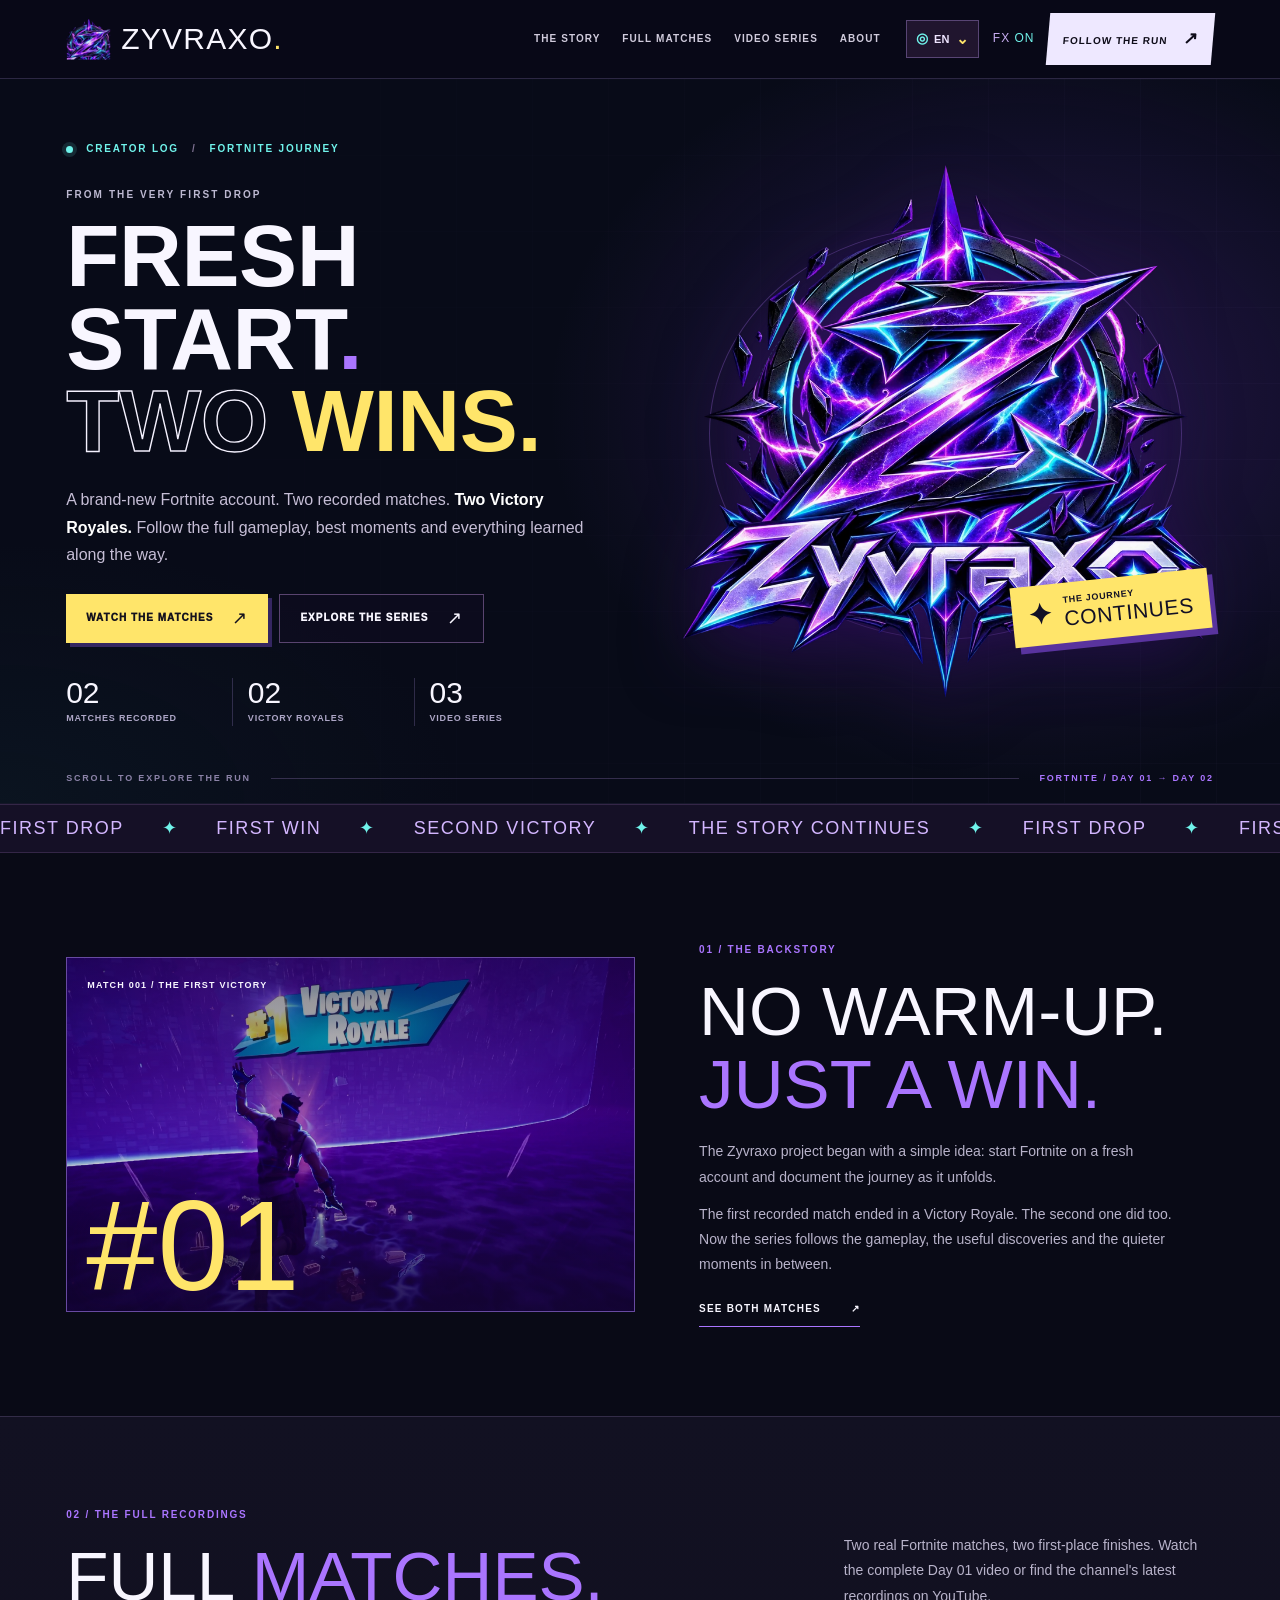
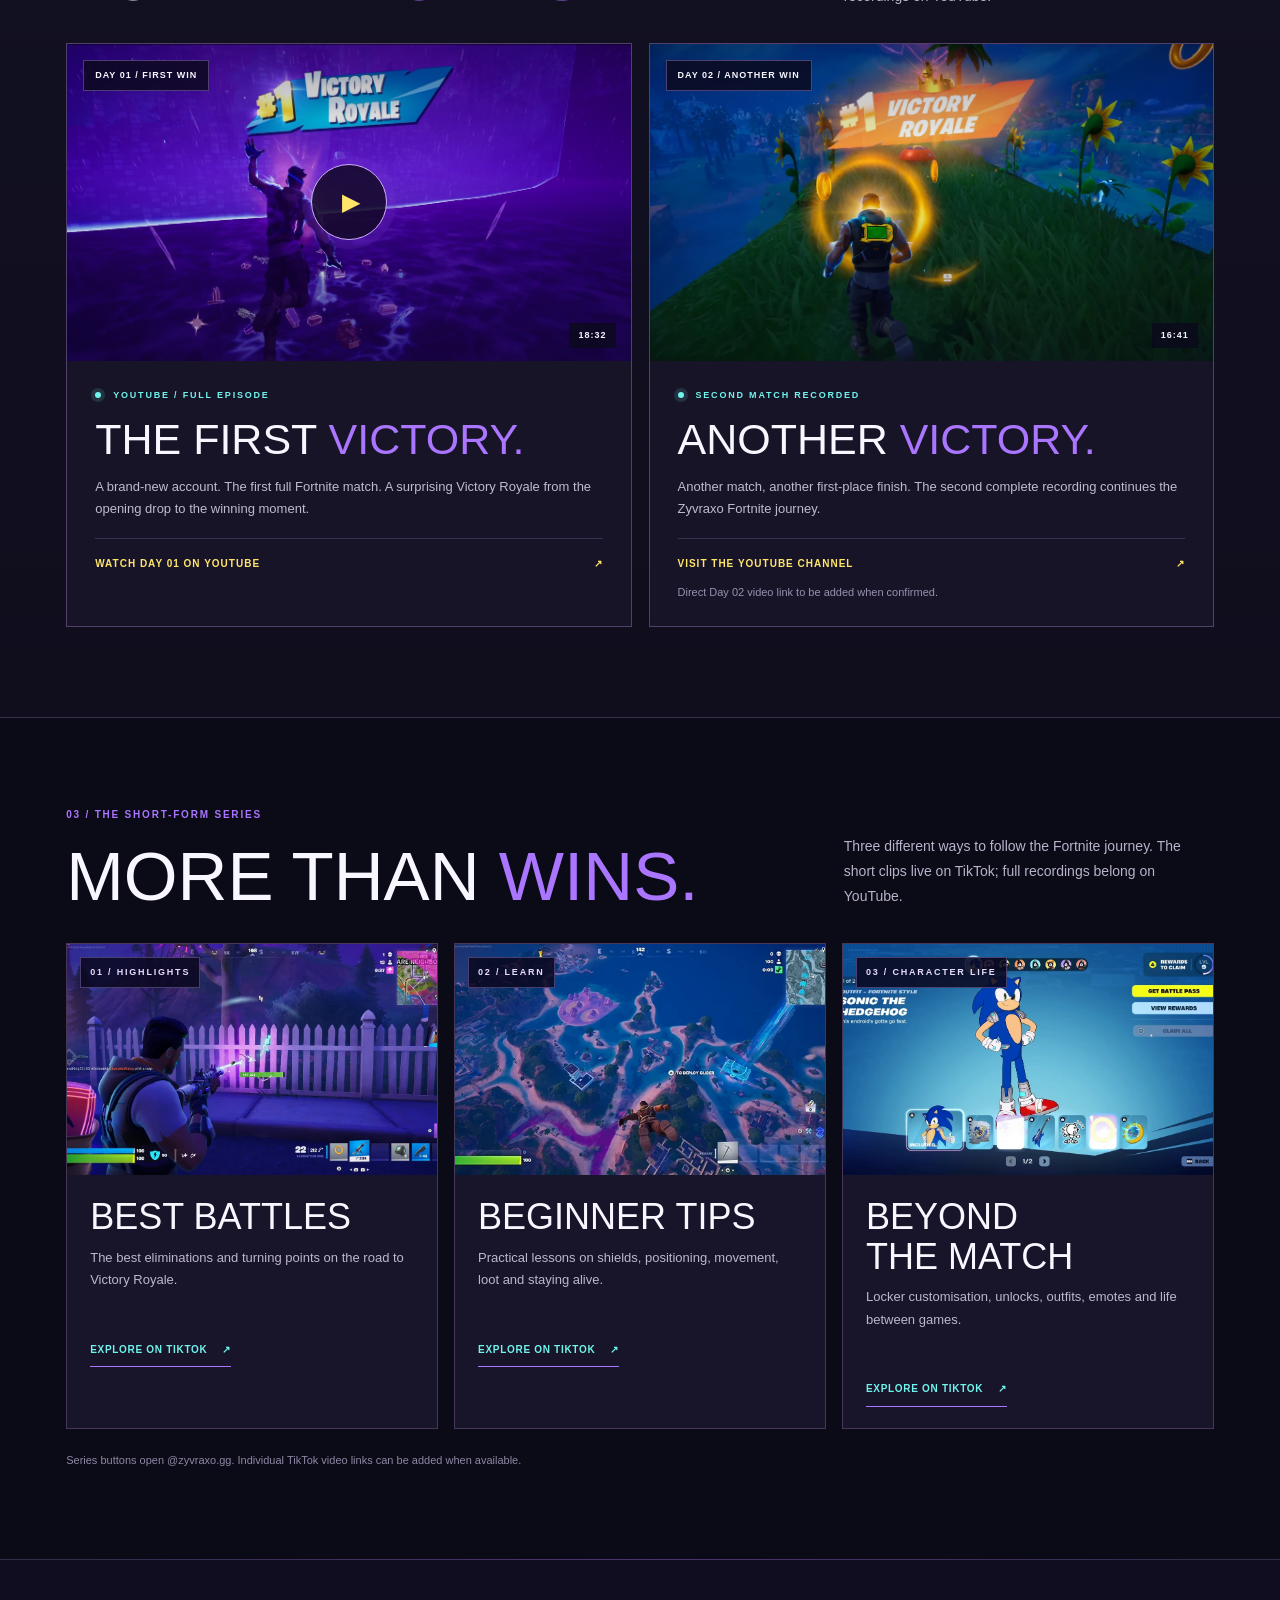
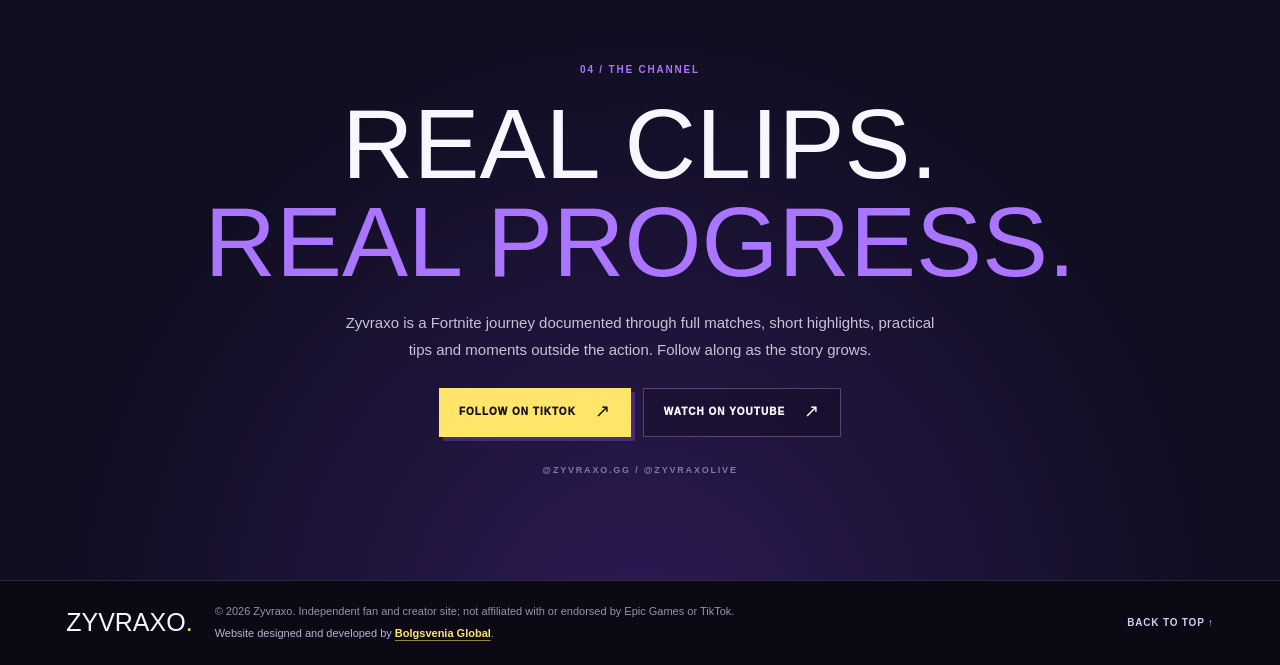
<file: index.html>
<!DOCTYPE html>

<html dir="ltr" lang="en-GB">
<head>
<meta charset="utf-8"/>
<meta content="width=device-width, initial-scale=1" name="viewport"/>
<meta content="Bolgsvenia Global" name="author"/>
<meta content="en_GB" property="og:locale"/><meta content="#0a0918" name="theme-color"/>
<link href="https://zyvraxo.com/" rel="canonical"/>
<meta content="Zyvraxo — a Fortnite journey from the first drop. Two recorded matches, two Victory Royales, full gameplay, beginner tips and behind-the-match moments." name="description"/>
<meta content="website" property="og:type"/>
<meta content="https://zyvraxo.com/" property="og:url"/>
<meta content="ZYVRAXO | First Drop. Two Wins." property="og:title"/>
<meta content="Two recorded Fortnite matches. Two Victory Royales. Follow the full matches, highlights, tips and character journey." property="og:description"/>
<meta content="https://zyvraxo.com/assets/day02-victory.webp" property="og:image"/>
<meta content="summary_large_image" name="twitter:card"/>
<title>ZYVRAXO | First Drop. Two Wins.</title>
<link href="assets/favicon.png" rel="icon" type="image/png"/>
<link as="image" fetchpriority="high" href="assets/zyvraxo-logo-optimised.webp" rel="preload" type="image/webp"/>
<link href="styles.css" rel="stylesheet"/>
<script defer="" src="script.js"></script>
<link href="https://zyvraxo.com/" hreflang="en-GB" rel="alternate"/><link href="https://zyvraxo.com/es/" hreflang="es-ES" rel="alternate"/><link href="https://zyvraxo.com/zh/" hreflang="zh-Hans" rel="alternate"/><link href="https://zyvraxo.com/ur/" hreflang="ur-PK" rel="alternate"/><link href="https://zyvraxo.com/" hreflang="x-default" rel="alternate"/></head>
<body class="lang-en">
<a class="skip-link" href="#main">Skip to content</a>
<div class="site-shell" id="top">
<header class="site-header">
<div class="header-inner content-width">
<a aria-label="Zyvraxo home" class="brand" href="#top">
<img alt="" class="brand-icon" decoding="async" height="52" src="assets/zyvraxo-mark.webp" width="52"/>
<span class="brand-name">ZYVRAXO<span class="brand-dot">.</span></span>
</a>
<nav aria-label="Primary navigation" class="primary-nav" id="primary-nav">
<a href="#story">THE STORY</a>
<a href="#matches">FULL MATCHES</a>
<a href="#series">VIDEO SERIES</a>
<a href="#about">ABOUT</a>
</nav>
<div class="header-actions">
<details class="language-picker" id="language-picker"><summary aria-label="Select language"><span aria-hidden="true" class="language-globe">◎</span><span class="language-current">EN</span><span aria-hidden="true" class="language-chevron">⌄</span></summary><nav aria-label="Select language" class="language-list"><a aria-current="page" href="./" hreflang="en-GB" lang="en-GB">English</a><a href="./es/" hreflang="es-ES" lang="es-ES">Español</a><a href="./zh/" hreflang="zh-Hans" lang="zh-Hans">简体中文</a><a href="./ur/" hreflang="ur-PK" lang="ur-PK">اردو</a></nav></details><button aria-label="Turn visual effects off" aria-pressed="true" class="fx-toggle" type="button">FX <span class="fx-status">ON</span></button>
<a class="header-follow" href="https://www.tiktok.com/@zyvraxo.gg" rel="noopener noreferrer" target="_blank">FOLLOW THE RUN <span aria-hidden="true">↗</span></a>
</div>
<button aria-controls="primary-nav" aria-expanded="false" aria-label="Open navigation" class="menu-toggle" type="button">
<span></span><span></span><span></span>
</button>
</div>
</header>
<main id="main">
<section aria-labelledby="hero-title" class="hero">
<div aria-hidden="true" class="hero-grid-overlay"></div>
<div class="hero-inner content-width">
<div class="hero-copy">
<div class="eyebrow"><span aria-hidden="true" class="status-dot"></span> CREATOR LOG <span class="eyebrow-separator">/</span> FORTNITE JOURNEY</div>
<p class="superhead">FROM THE VERY FIRST DROP</p>
<h1 id="hero-title">FRESH<br/>START<span class="punct">.</span><br/><span class="hero-outline">TWO</span> <span class="hero-gold">WINS.</span></h1>
<p class="hero-intro">A brand-new Fortnite account. Two recorded matches. <strong>Two Victory Royales.</strong> Follow the full gameplay, best moments and everything learned along the way.</p>
<div class="hero-buttons">
<a class="button button-primary" href="#matches">WATCH THE MATCHES <span aria-hidden="true">↗</span></a>
<a class="button button-secondary" href="#series">EXPLORE THE SERIES <span aria-hidden="true">↗</span></a>
</div>
<div aria-label="Zyvraxo Fortnite journey statistics" class="hero-stats">
<div><strong>02</strong><span>MATCHES RECORDED</span></div>
<div><strong>02</strong><span>VICTORY ROYALES</span></div>
<div><strong>03</strong><span>VIDEO SERIES</span></div>
</div>
</div>
<div class="hero-art">
<div aria-hidden="true" class="art-aura"></div>
<div aria-hidden="true" class="art-orbit"></div>
<img alt="Original Zyvraxo neon purple and blue gaming logo" class="hero-logo" decoding="async" fetchpriority="high" height="920" src="assets/zyvraxo-logo-optimised.webp" width="920"/>
<div class="art-stamp"><span aria-hidden="true">✦</span><span>THE JOURNEY<br/><strong>CONTINUES</strong></span></div>
</div>
</div>
<div class="hero-bottom content-width"><span>SCROLL TO EXPLORE THE RUN</span><span aria-hidden="true" class="hero-bottom-line"></span><span>FORTNITE / DAY 01 → DAY 02</span></div>
</section>
<div aria-label="First drop, first win, another victory" class="ticker">
<div aria-hidden="true" class="ticker-track">
<span>FIRST DROP</span><i>✦</i><span>FIRST WIN</span><i>✦</i><span>SECOND VICTORY</span><i>✦</i><span>THE STORY CONTINUES</span><i>✦</i>
<span>FIRST DROP</span><i>✦</i><span>FIRST WIN</span><i>✦</i><span>SECOND VICTORY</span><i>✦</i><span>THE STORY CONTINUES</span><i>✦</i>
</div>
</div>
<section aria-labelledby="story-title" class="story section-pad content-width" id="story">
<div class="story-photo">
<img alt="Real screenshot of Zyvraxo's first Fortnite Victory Royale" decoding="async" height="673" src="assets/fortnite-victory-hd.png" width="1200"/>
<span class="story-photo-label">MATCH 001 / THE FIRST VICTORY</span>
<span aria-hidden="true" class="story-photo-number">#01</span>
</div>
<div class="story-copy">
<div class="section-label">01 / THE BACKSTORY</div>
<h2 id="story-title">NO WARM-UP.<br/><em>JUST A WIN.</em></h2>
<p>The Zyvraxo project began with a simple idea: start Fortnite on a fresh account and document the journey as it unfolds.</p>
<p>The first recorded match ended in a Victory Royale. The second one did too. Now the series follows the gameplay, the useful discoveries and the quieter moments in between.</p>
<a class="text-link" href="#matches">SEE BOTH MATCHES <span aria-hidden="true">↗</span></a>
</div>
</section>
<section aria-labelledby="matches-title" class="matches section-pad" id="matches">
<div class="content-width">
<div class="section-heading">
<div><div class="section-label">02 / THE FULL RECORDINGS</div><h2 id="matches-title">FULL <em>MATCHES.</em></h2></div>
<p>Two real Fortnite matches, two first-place finishes. Watch the complete Day 01 video or find the channel's latest recordings on YouTube.</p>
</div>
<div class="match-grid">
<article aria-labelledby="day01-title" class="match-card">
<div class="match-media" id="day01-player">
<img alt="Day 01 Fortnite Victory Royale gameplay screenshot" decoding="async" height="673" src="assets/fortnite-victory-hd.png" width="1200"/>
<span aria-hidden="true" class="match-media-shade"></span>
<span class="match-media-tag">DAY 01 / FIRST WIN</span>
<button aria-label="Play Zyvraxo Day 01 full Fortnite match here" class="play-button" id="day01-play" type="button"><span aria-hidden="true">▶</span></button>
<span class="match-duration">18:32</span>
</div>
<div class="match-content">
<div class="match-kicker"><span aria-hidden="true" class="status-dot"></span> YOUTUBE / FULL EPISODE</div>
<h3 id="day01-title">THE FIRST <span>VICTORY.</span></h3>
<p>A brand-new account. The first full Fortnite match. A surprising Victory Royale from the opening drop to the winning moment.</p>
<a class="match-link" href="https://youtu.be/WBRhlwIuE2M" rel="noopener noreferrer" target="_blank">WATCH DAY 01 ON YOUTUBE <span aria-hidden="true">↗</span></a>
</div>
</article>
<article aria-labelledby="day02-title" class="match-card">
<div class="match-media">
<img alt="Real Day 02 Fortnite Victory Royale screenshot from Zyvraxo's recording" decoding="async" height="675" src="assets/day02-victory.webp" width="1200"/>
<span aria-hidden="true" class="match-media-shade"></span>
<span class="match-media-tag">DAY 02 / ANOTHER WIN</span>
<span class="match-duration">16:41</span>
</div>
<div class="match-content">
<div class="match-kicker"><span aria-hidden="true" class="status-dot"></span> SECOND MATCH RECORDED</div>
<h3 id="day02-title">ANOTHER <span>VICTORY.</span></h3>
<p>Another match, another first-place finish. The second complete recording continues the Zyvraxo Fortnite journey.</p>
<a class="match-link" href="https://www.youtube.com/@ZyvraxoLive" id="day02-link" rel="noopener noreferrer" target="_blank">VISIT THE YOUTUBE CHANNEL <span aria-hidden="true">↗</span></a>
<p class="link-note" id="day02-note">Direct Day 02 video link to be added when confirmed.</p>
</div>
</article>
</div>
</div>
</section>
<section aria-labelledby="series-title" class="series section-pad" id="series">
<div class="content-width">
<div class="section-heading">
<div><div class="section-label">03 / THE SHORT-FORM SERIES</div><h2 id="series-title">MORE THAN <em>WINS.</em></h2></div>
<p>Three different ways to follow the Fortnite journey. The short clips live on TikTok; full recordings belong on YouTube.</p>
</div>
<div class="series-grid">
<article class="series-card">
<div class="series-media"><img alt="Fortnite action recorded by Zyvraxo" decoding="async" height="675" src="assets/highlights.webp" width="1200"/><span class="series-index">01 / HIGHLIGHTS</span></div>
<div class="series-content"><h3>BEST BATTLES</h3><p>The best eliminations and turning points on the road to Victory Royale.</p><a class="series-link" href="https://www.tiktok.com/@zyvraxo.gg" rel="noopener noreferrer" target="_blank">EXPLORE ON TIKTOK <span aria-hidden="true">↗</span></a></div>
</article>
<article class="series-card">
<div class="series-media"><img alt="First Fortnite drop over the island from Zyvraxo's gameplay" decoding="async" height="675" src="assets/beginner-tips.webp" width="1200"/><span class="series-index">02 / LEARN</span></div>
<div class="series-content"><h3>BEGINNER TIPS</h3><p>Practical lessons on shields, positioning, movement, loot and staying alive.</p><a class="series-link" href="https://www.tiktok.com/@zyvraxo.gg" rel="noopener noreferrer" target="_blank">EXPLORE ON TIKTOK <span aria-hidden="true">↗</span></a></div>
</article>
<article class="series-card">
<div class="series-media"><img alt="Fortnite Locker character rewards screen recorded by Zyvraxo" decoding="async" height="675" src="assets/locker.webp" width="1200"/><span class="series-index">03 / CHARACTER LIFE</span></div>
<div class="series-content"><h3>BEYOND THE MATCH</h3><p>Locker customisation, unlocks, outfits, emotes and life between games.</p><a class="series-link" href="https://www.tiktok.com/@zyvraxo.gg" rel="noopener noreferrer" target="_blank">EXPLORE ON TIKTOK <span aria-hidden="true">↗</span></a></div>
</article>
</div>
<p class="series-note">Series buttons open @zyvraxo.gg. Individual TikTok video links can be added when available.</p>
</div>
</section>
<section aria-labelledby="about-title" class="follow" id="about">
<div class="content-width follow-inner">
<div class="section-label">04 / THE CHANNEL</div>
<h2 id="about-title">REAL CLIPS.<br/><span>REAL PROGRESS.</span></h2>
<p>Zyvraxo is a Fortnite journey documented through full matches, short highlights, practical tips and moments outside the action. Follow along as the story grows.</p>
<div class="follow-buttons">
<a class="button button-primary" href="https://www.tiktok.com/@zyvraxo.gg" rel="noopener noreferrer" target="_blank">FOLLOW ON TIKTOK <span aria-hidden="true">↗</span></a>
<a class="button button-secondary" href="https://www.youtube.com/@ZyvraxoLive" rel="noopener noreferrer" target="_blank">WATCH ON YOUTUBE <span aria-hidden="true">↗</span></a>
</div>
<span class="follow-aside">@ZYVRAXO.GG / @ZYVRAXOLIVE</span>
</div>
</section>
</main>
<footer class="site-footer">
<div class="content-width footer-inner">
<a class="footer-brand" href="#top">ZYVRAXO<span>.</span></a>
<div class="footer-copy">
<p>© <span id="copyright-year">2026</span> Zyvraxo. Independent fan and creator site; not affiliated with or endorsed by Epic Games or TikTok.</p>
<p class="footer-credit">Website designed and developed by <a href="https://bolgsveniaglobal.co.uk/" rel="noopener noreferrer" target="_blank">Bolgsvenia Global</a>.</p>
</div>
<a class="footer-top" href="#top">BACK TO TOP ↑</a>
</div>
</footer>
</div>
</body>
</html>
</file>
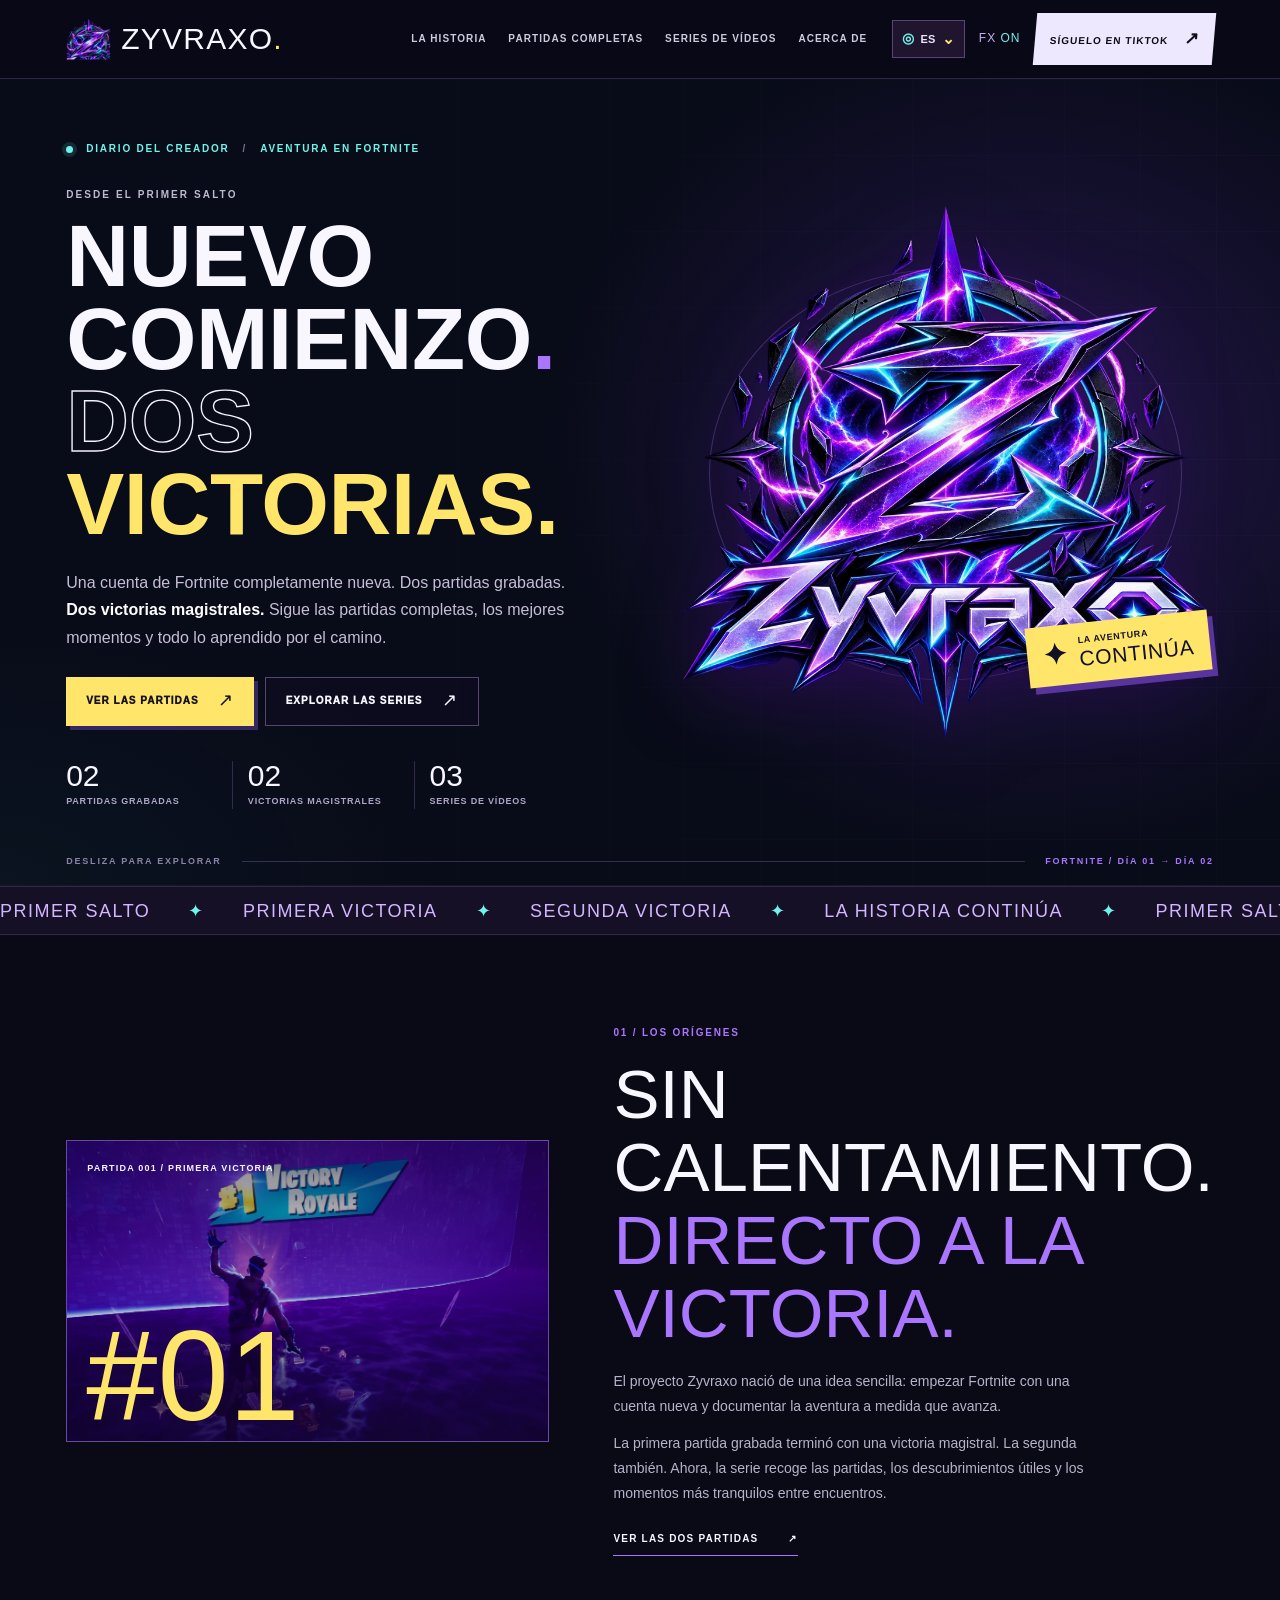
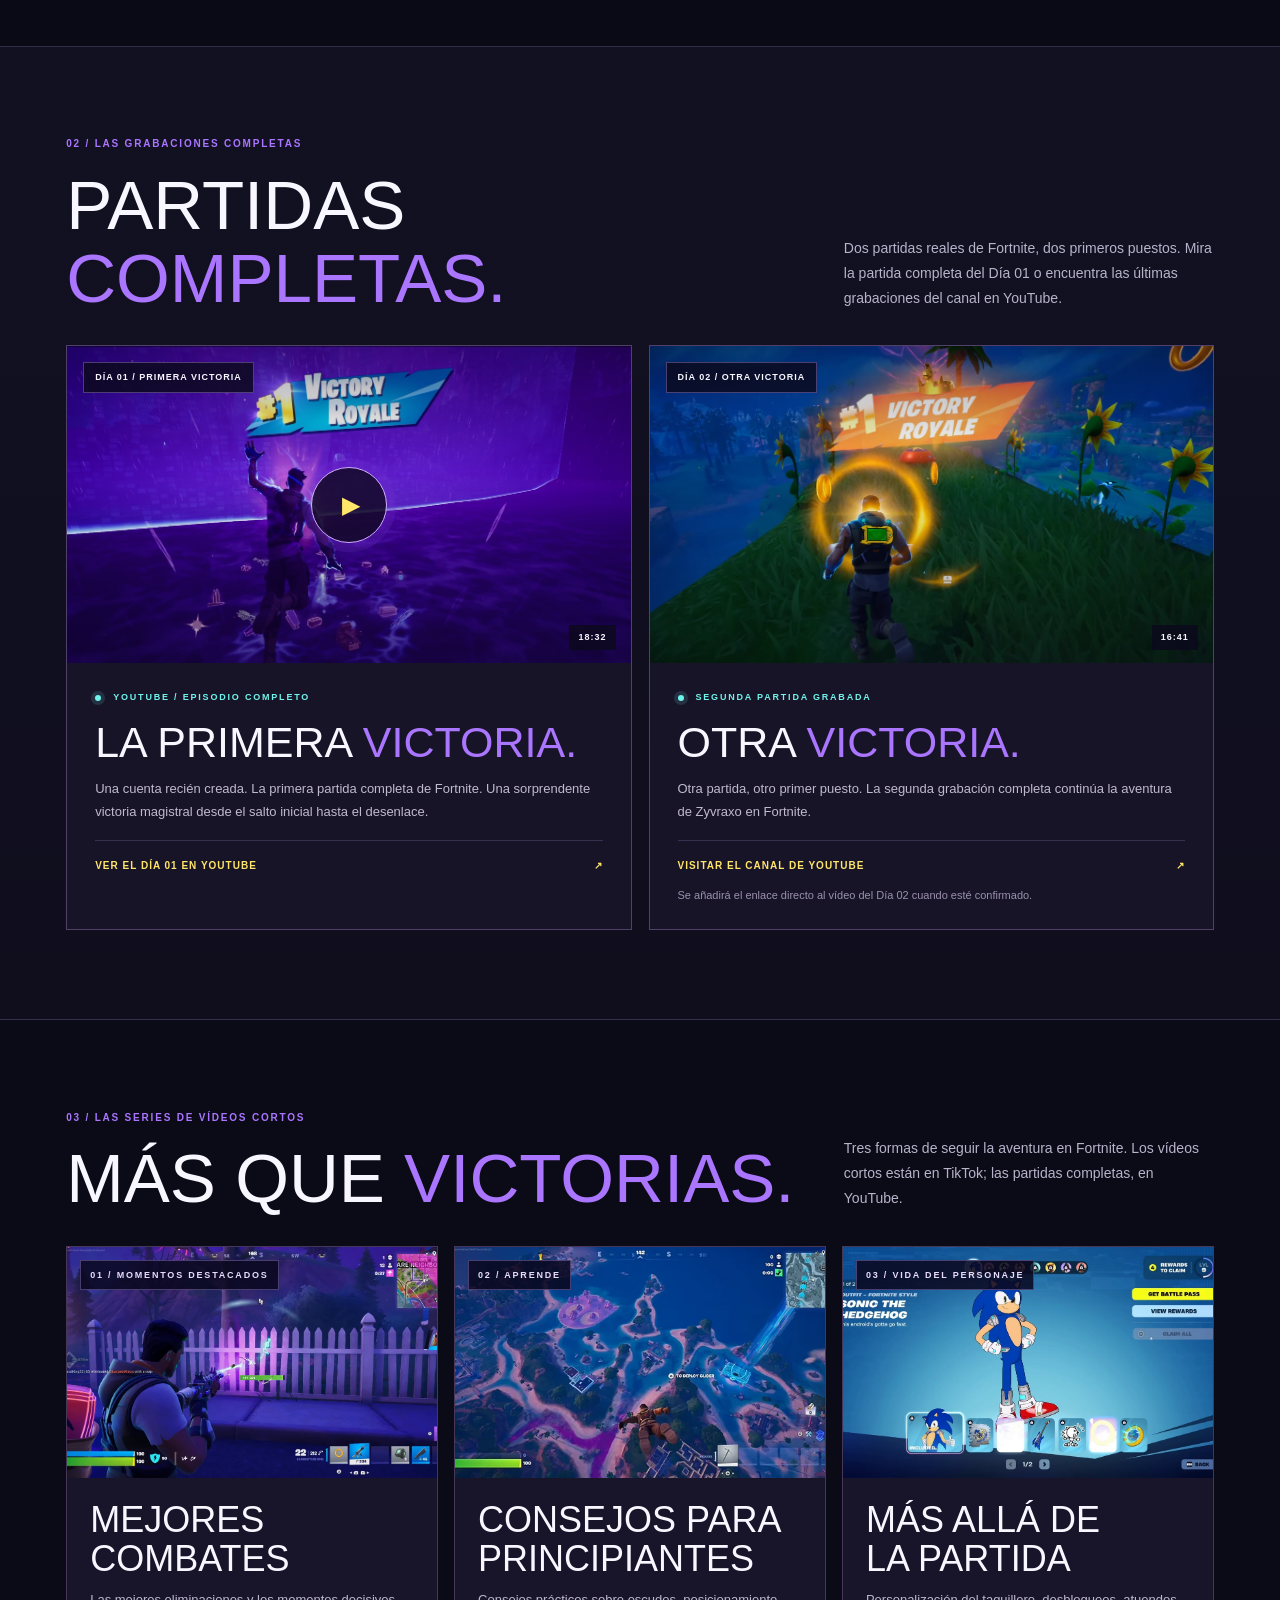
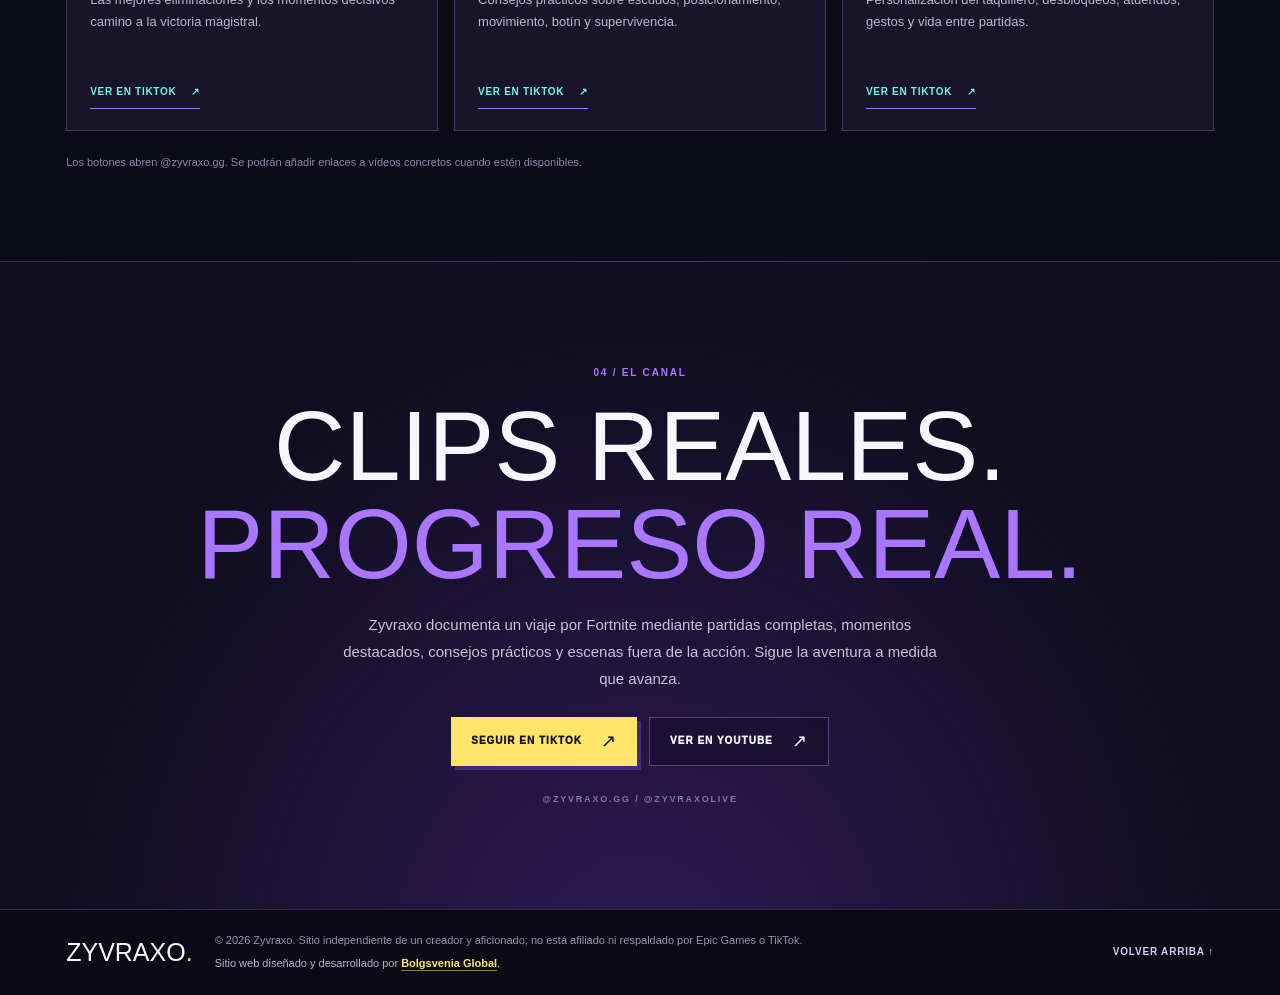
<file: es/index.html>
<!DOCTYPE html>

<html dir="ltr" lang="es-ES">
<head>
<meta charset="utf-8"/>
<meta content="width=device-width, initial-scale=1" name="viewport"/>
<meta content="Bolgsvenia Global" name="author"/>
<meta content="es_ES" property="og:locale"/><meta content="#0a0918" name="theme-color"/>
<link href="https://zyvraxo.com/es/" rel="canonical"/>
<meta content="Zyvraxo: un viaje por Fortnite desde el primer salto. Dos partidas grabadas, dos victorias magistrales, partidas completas, momentos destacados y consejos para principiantes." name="description"/>
<meta content="website" property="og:type"/>
<meta content="https://zyvraxo.com/es/" property="og:url"/>
<meta content="ZYVRAXO | Primer salto. Dos victorias." property="og:title"/>
<meta content="Dos partidas grabadas de Fortnite y dos victorias magistrales. Sigue las partidas completas, los mejores momentos, los consejos y la evolución del personaje." property="og:description"/>
<meta content="https://zyvraxo.com/assets/day02-victory.webp" property="og:image"/>
<meta content="summary_large_image" name="twitter:card"/>
<title>ZYVRAXO | Primer salto. Dos victorias.</title>
<link href="../assets/favicon.png" rel="icon" type="image/png"/>
<link as="image" fetchpriority="high" href="../assets/zyvraxo-logo-optimised.webp" rel="preload" type="image/webp"/>
<link href="../styles.css" rel="stylesheet"/>
<script defer="" src="../script.js"></script>
<link href="https://zyvraxo.com/" hreflang="en-GB" rel="alternate"/><link href="https://zyvraxo.com/es/" hreflang="es-ES" rel="alternate"/><link href="https://zyvraxo.com/zh/" hreflang="zh-Hans" rel="alternate"/><link href="https://zyvraxo.com/ur/" hreflang="ur-PK" rel="alternate"/><link href="https://zyvraxo.com/" hreflang="x-default" rel="alternate"/></head>
<body class="lang-es">
<a class="skip-link" href="#main">Saltar al contenido</a>
<div class="site-shell" id="top">
<header class="site-header">
<div class="header-inner content-width">
<a aria-label="Inicio de Zyvraxo" class="brand" href="#top">
<img alt="" class="brand-icon" decoding="async" height="52" src="../assets/zyvraxo-mark.webp" width="52"/>
<span class="brand-name">ZYVRAXO<span class="brand-dot">.</span></span>
</a>
<nav aria-label="Navegación principal" class="primary-nav" id="primary-nav">
<a href="#story">LA HISTORIA</a>
<a href="#matches">PARTIDAS COMPLETAS</a>
<a href="#series">SERIES DE VÍDEOS</a>
<a href="#about">ACERCA DE</a>
</nav>
<div class="header-actions">
<details class="language-picker" id="language-picker"><summary aria-label="Seleccionar idioma"><span aria-hidden="true" class="language-globe">◎</span><span class="language-current">ES</span><span aria-hidden="true" class="language-chevron">⌄</span></summary><nav aria-label="Seleccionar idioma" class="language-list"><a href="../" hreflang="en-GB" lang="en-GB">English</a><a aria-current="page" href="../es/" hreflang="es-ES" lang="es-ES">Español</a><a href="../zh/" hreflang="zh-Hans" lang="zh-Hans">简体中文</a><a href="../ur/" hreflang="ur-PK" lang="ur-PK">اردو</a></nav></details><button aria-label="Desactivar efectos visuales" aria-pressed="true" class="fx-toggle" type="button">FX <span class="fx-status">ON</span></button>
<a class="header-follow" href="https://www.tiktok.com/@zyvraxo.gg" rel="noopener noreferrer" target="_blank">SÍGUELO EN TIKTOK <span aria-hidden="true">↗</span></a>
</div>
<button aria-controls="primary-nav" aria-expanded="false" aria-label="Abrir menú" class="menu-toggle" type="button">
<span></span><span></span><span></span>
</button>
</div>
</header>
<main id="main">
<section aria-labelledby="hero-title" class="hero">
<div aria-hidden="true" class="hero-grid-overlay"></div>
<div class="hero-inner content-width">
<div class="hero-copy">
<div class="eyebrow"><span aria-hidden="true" class="status-dot"></span> DIARIO DEL CREADOR <span class="eyebrow-separator">/</span> AVENTURA EN FORTNITE</div>
<p class="superhead">DESDE EL PRIMER SALTO</p>
<h1 id="hero-title">NUEVO<br/>COMIENZO<span class="punct">.</span><br/><span class="hero-outline">DOS</span> <span class="hero-gold">VICTORIAS.</span></h1>
<p class="hero-intro">Una cuenta de Fortnite completamente nueva. Dos partidas grabadas. <strong>Dos victorias magistrales.</strong> Sigue las partidas completas, los mejores momentos y todo lo aprendido por el camino.</p>
<div class="hero-buttons">
<a class="button button-primary" href="#matches">VER LAS PARTIDAS <span aria-hidden="true">↗</span></a>
<a class="button button-secondary" href="#series">EXPLORAR LAS SERIES <span aria-hidden="true">↗</span></a>
</div>
<div aria-label="Zyvraxo Fortnite journey statistics" class="hero-stats">
<div><strong>02</strong><span>PARTIDAS GRABADAS</span></div>
<div><strong>02</strong><span>VICTORIAS MAGISTRALES</span></div>
<div><strong>03</strong><span>SERIES DE VÍDEOS</span></div>
</div>
</div>
<div class="hero-art">
<div aria-hidden="true" class="art-aura"></div>
<div aria-hidden="true" class="art-orbit"></div>
<img alt="Logotipo original de Zyvraxo con efectos de neón morados y azules" class="hero-logo" decoding="async" fetchpriority="high" height="920" src="../assets/zyvraxo-logo-optimised.webp" width="920"/>
<div class="art-stamp"><span aria-hidden="true">✦</span><span>LA AVENTURA <br/><strong>CONTINÚA</strong></span></div>
</div>
</div>
<div class="hero-bottom content-width"><span>DESLIZA PARA EXPLORAR</span><span aria-hidden="true" class="hero-bottom-line"></span><span>FORTNITE / DÍA 01 → DÍA 02</span></div>
</section>
<div aria-label="Primer salto, primera victoria, otra victoria" class="ticker">
<div aria-hidden="true" class="ticker-track">
<span>PRIMER SALTO</span><i>✦</i><span>PRIMERA VICTORIA</span><i>✦</i><span>SEGUNDA VICTORIA</span><i>✦</i><span>LA HISTORIA CONTINÚA</span><i>✦</i>
<span>PRIMER SALTO</span><i>✦</i><span>PRIMERA VICTORIA</span><i>✦</i><span>SEGUNDA VICTORIA</span><i>✦</i><span>LA HISTORIA CONTINÚA</span><i>✦</i>
</div>
</div>
<section aria-labelledby="story-title" class="story section-pad content-width" id="story">
<div class="story-photo">
<img alt="Captura real de la primera victoria magistral de Zyvraxo en Fortnite" decoding="async" height="673" src="../assets/fortnite-victory-hd.png" width="1200"/>
<span class="story-photo-label">PARTIDA 001 / PRIMERA VICTORIA</span>
<span aria-hidden="true" class="story-photo-number">#01</span>
</div>
<div class="story-copy">
<div class="section-label">01 / LOS ORÍGENES</div>
<h2 id="story-title">SIN CALENTAMIENTO.<br/><em>DIRECTO A LA VICTORIA.</em></h2>
<p>El proyecto Zyvraxo nació de una idea sencilla: empezar Fortnite con una cuenta nueva y documentar la aventura a medida que avanza.</p>
<p>La primera partida grabada terminó con una victoria magistral. La segunda también. Ahora, la serie recoge las partidas, los descubrimientos útiles y los momentos más tranquilos entre encuentros.</p>
<a class="text-link" href="#matches">VER LAS DOS PARTIDAS <span aria-hidden="true">↗</span></a>
</div>
</section>
<section aria-labelledby="matches-title" class="matches section-pad" id="matches">
<div class="content-width">
<div class="section-heading">
<div><div class="section-label">02 / LAS GRABACIONES COMPLETAS</div><h2 id="matches-title">PARTIDAS <em>COMPLETAS.</em></h2></div>
<p>Dos partidas reales de Fortnite, dos primeros puestos. Mira la partida completa del Día 01 o encuentra las últimas grabaciones del canal en YouTube.</p>
</div>
<div class="match-grid">
<article aria-labelledby="day01-title" class="match-card">
<div class="match-media" id="day01-player">
<img alt="Captura de la victoria magistral de Fortnite del Día 01" decoding="async" height="673" src="../assets/fortnite-victory-hd.png" width="1200"/>
<span aria-hidden="true" class="match-media-shade"></span>
<span class="match-media-tag">DÍA 01 / PRIMERA VICTORIA</span>
<button aria-label="Reproducir aquí la partida completa de Fortnite de Zyvraxo, Día 01" class="play-button" id="day01-play" type="button"><span aria-hidden="true">▶</span></button>
<span class="match-duration">18:32</span>
</div>
<div class="match-content">
<div class="match-kicker"><span aria-hidden="true" class="status-dot"></span>YOUTUBE / EPISODIO COMPLETO </div>
<h3 id="day01-title">LA PRIMERA <span>VICTORIA.</span></h3>
<p>Una cuenta recién creada. La primera partida completa de Fortnite. Una sorprendente victoria magistral desde el salto inicial hasta el desenlace.</p>
<a class="match-link" href="https://youtu.be/WBRhlwIuE2M" rel="noopener noreferrer" target="_blank">VER EL DÍA 01 EN YOUTUBE <span aria-hidden="true">↗</span></a>
</div>
</article>
<article aria-labelledby="day02-title" class="match-card">
<div class="match-media">
<img alt="Captura real de la victoria magistral del Día 02, extraída de una grabación de Zyvraxo" decoding="async" height="675" src="../assets/day02-victory.webp" width="1200"/>
<span aria-hidden="true" class="match-media-shade"></span>
<span class="match-media-tag">DÍA 02 / OTRA VICTORIA</span>
<span class="match-duration">16:41</span>
</div>
<div class="match-content">
<div class="match-kicker"><span aria-hidden="true" class="status-dot"></span>SEGUNDA PARTIDA GRABADA </div>
<h3 id="day02-title">OTRA <span>VICTORIA.</span></h3>
<p>Otra partida, otro primer puesto. La segunda grabación completa continúa la aventura de Zyvraxo en Fortnite.</p>
<a class="match-link" href="https://www.youtube.com/@ZyvraxoLive" id="day02-link" rel="noopener noreferrer" target="_blank">VISITAR EL CANAL DE YOUTUBE <span aria-hidden="true">↗</span></a>
<p class="link-note" id="day02-note">Se añadirá el enlace directo al vídeo del Día 02 cuando esté confirmado.</p>
</div>
</article>
</div>
</div>
</section>
<section aria-labelledby="series-title" class="series section-pad" id="series">
<div class="content-width">
<div class="section-heading">
<div><div class="section-label">03 / LAS SERIES DE VÍDEOS CORTOS</div><h2 id="series-title">MÁS QUE <em>VICTORIAS.</em></h2></div>
<p>Tres formas de seguir la aventura en Fortnite. Los vídeos cortos están en TikTok; las partidas completas, en YouTube.</p>
</div>
<div class="series-grid">
<article class="series-card">
<div class="series-media"><img alt="Acción de Fortnite grabada por Zyvraxo" decoding="async" height="675" src="../assets/highlights.webp" width="1200"/><span class="series-index">01 / MOMENTOS DESTACADOS</span></div>
<div class="series-content"><h3>MEJORES COMBATES</h3><p>Las mejores eliminaciones y los momentos decisivos camino a la victoria magistral.</p><a class="series-link" href="https://www.tiktok.com/@zyvraxo.gg" rel="noopener noreferrer" target="_blank">VER EN TIKTOK <span aria-hidden="true">↗</span></a></div>
</article>
<article class="series-card">
<div class="series-media"><img alt="Primer salto sobre la isla de Fortnite, capturado en una partida de Zyvraxo" decoding="async" height="675" src="../assets/beginner-tips.webp" width="1200"/><span class="series-index">02 / APRENDE</span></div>
<div class="series-content"><h3>CONSEJOS PARA PRINCIPIANTES</h3><p>Consejos prácticos sobre escudos, posicionamiento, movimiento, botín y supervivencia.</p><a class="series-link" href="https://www.tiktok.com/@zyvraxo.gg" rel="noopener noreferrer" target="_blank">VER EN TIKTOK <span aria-hidden="true">↗</span></a></div>
</article>
<article class="series-card">
<div class="series-media"><img alt="Pantalla del taquillero de Fortnite con recompensas del personaje, grabada por Zyvraxo" decoding="async" height="675" src="../assets/locker.webp" width="1200"/><span class="series-index">03 / VIDA DEL PERSONAJE</span></div>
<div class="series-content"><h3>MÁS ALLÁ DE LA PARTIDA</h3><p>Personalización del taquillero, desbloqueos, atuendos, gestos y vida entre partidas.</p><a class="series-link" href="https://www.tiktok.com/@zyvraxo.gg" rel="noopener noreferrer" target="_blank">VER EN TIKTOK <span aria-hidden="true">↗</span></a></div>
</article>
</div>
<p class="series-note">Los botones abren @zyvraxo.gg. Se podrán añadir enlaces a vídeos concretos cuando estén disponibles.</p>
</div>
</section>
<section aria-labelledby="about-title" class="follow" id="about">
<div class="content-width follow-inner">
<div class="section-label">04 / EL CANAL</div>
<h2 id="about-title">CLIPS REALES.<br/><span>PROGRESO REAL.</span></h2>
<p>Zyvraxo documenta un viaje por Fortnite mediante partidas completas, momentos destacados, consejos prácticos y escenas fuera de la acción. Sigue la aventura a medida que avanza.</p>
<div class="follow-buttons">
<a class="button button-primary" href="https://www.tiktok.com/@zyvraxo.gg" rel="noopener noreferrer" target="_blank">SEGUIR EN TIKTOK <span aria-hidden="true">↗</span></a>
<a class="button button-secondary" href="https://www.youtube.com/@ZyvraxoLive" rel="noopener noreferrer" target="_blank">VER EN YOUTUBE <span aria-hidden="true">↗</span></a>
</div>
<span class="follow-aside">@ZYVRAXO.GG / @ZYVRAXOLIVE</span>
</div>
</section>
</main>
<footer class="site-footer">
<div class="content-width footer-inner">
<a class="footer-brand" href="#top">ZYVRAXO<span>.</span></a>
<div class="footer-copy">
<p>© <span id="copyright-year">2026</span> Zyvraxo. Sitio independiente de un creador y aficionado; no está afiliado ni respaldado por Epic Games o TikTok.</p>
<p class="footer-credit">Sitio web diseñado y desarrollado por <a href="https://bolgsveniaglobal.co.uk/" rel="noopener noreferrer" target="_blank">Bolgsvenia Global</a>.</p>
</div>
<a class="footer-top" href="#top">VOLVER ARRIBA ↑</a>
</div>
</footer>
</div>
</body>
</html>
</file>
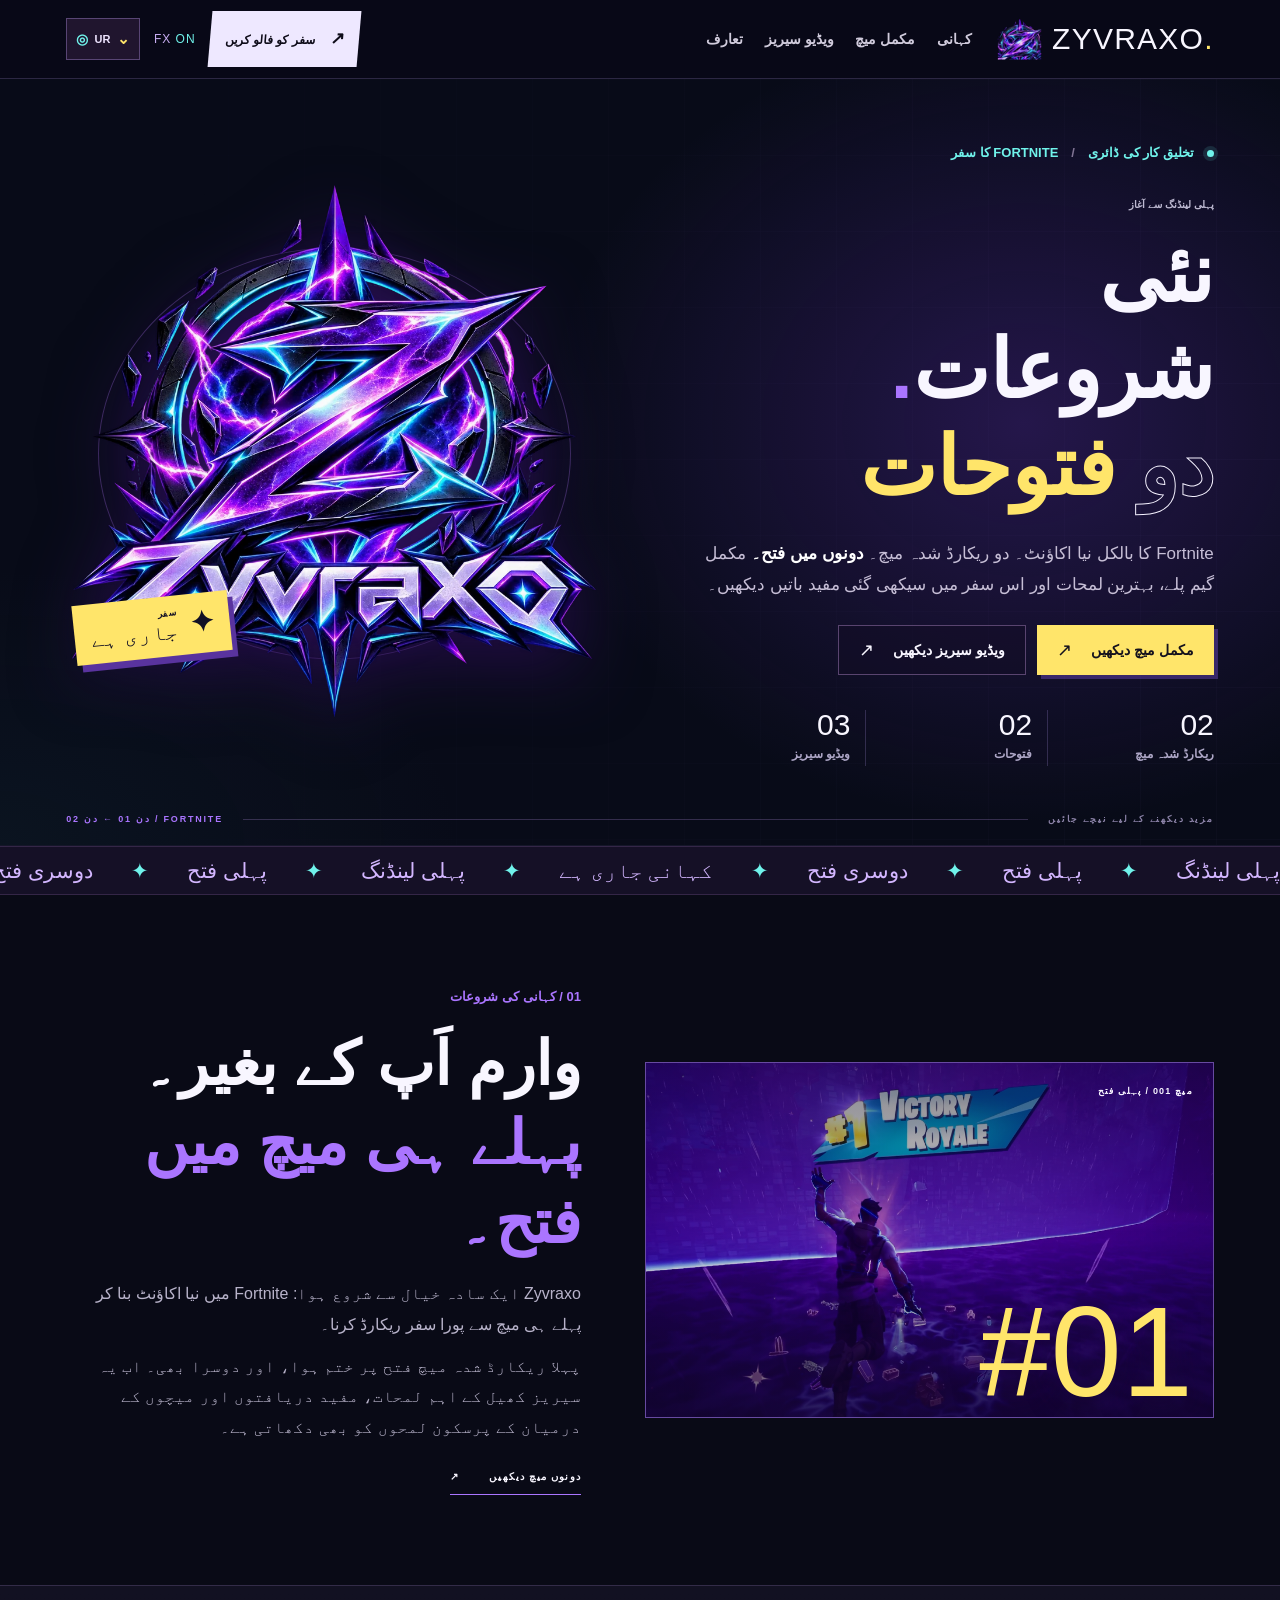
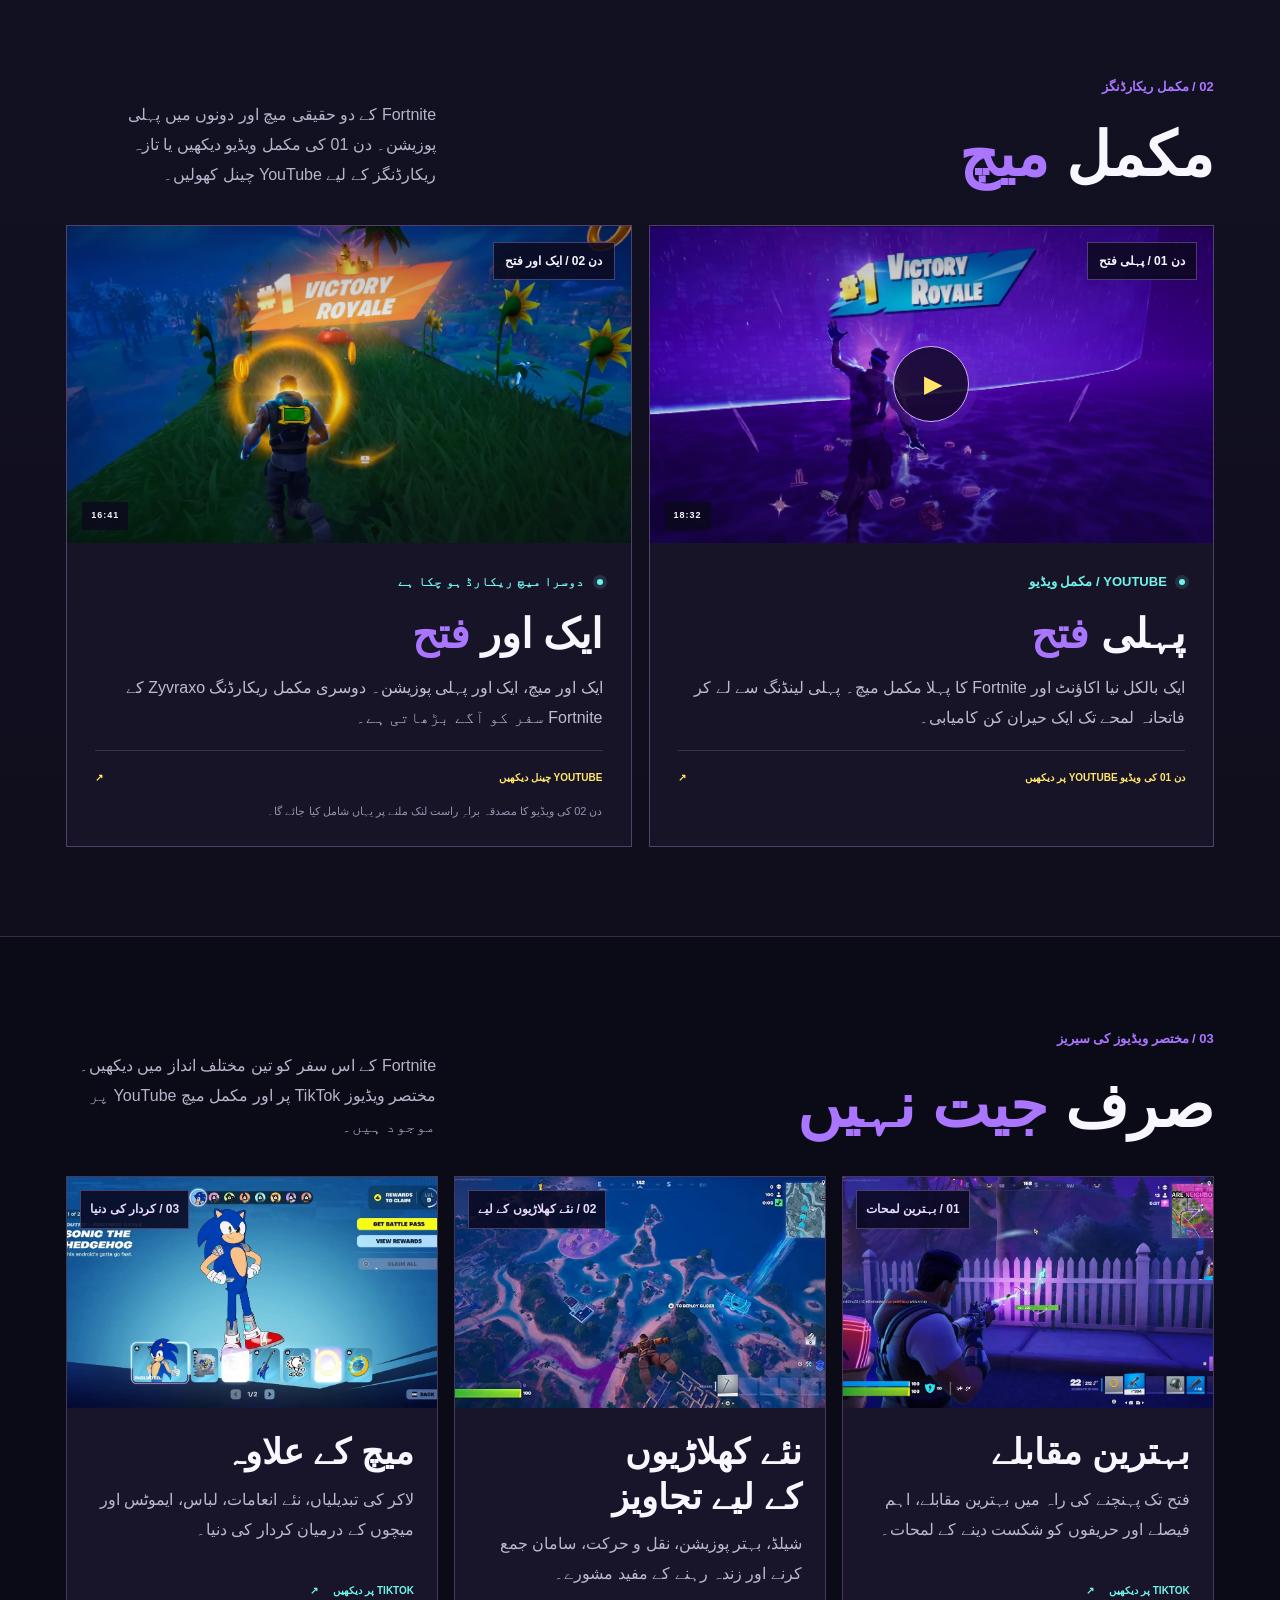
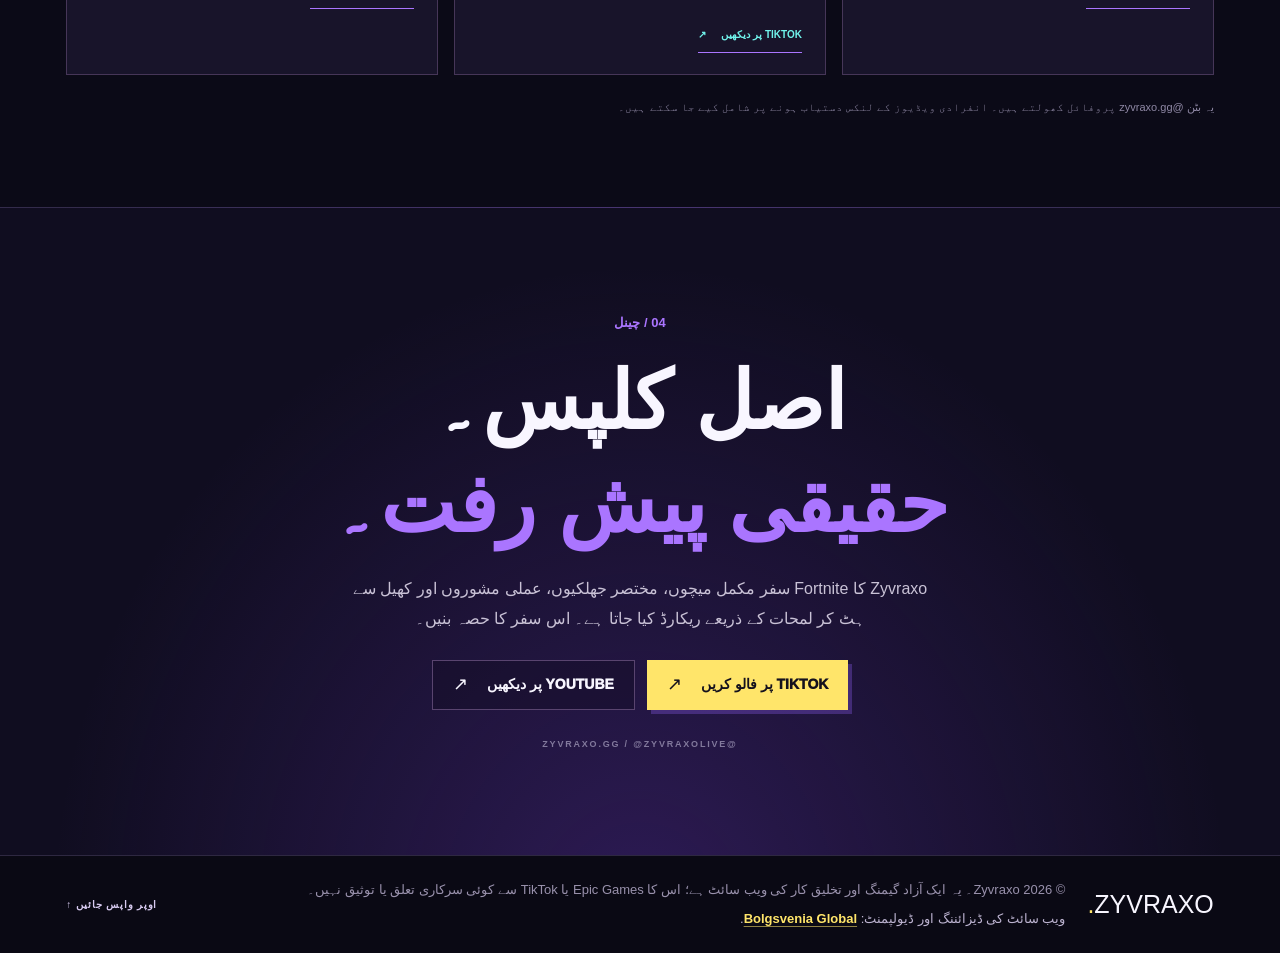
<file: ur/index.html>
<!DOCTYPE html>

<html dir="rtl" lang="ur-PK">
<head>
<meta charset="utf-8"/>
<meta content="width=device-width, initial-scale=1" name="viewport"/>
<meta content="Bolgsvenia Global" name="author"/>
<meta content="ur_PK" property="og:locale"/><meta content="#0a0918" name="theme-color"/>
<link href="https://zyvraxo.com/ur/" rel="canonical"/>
<meta content="Zyvraxo کے ساتھ Fortnite کا سفر پہلی لینڈنگ سے دیکھیں: دو ریکارڈ شدہ میچ، دو فتوحات، مکمل گیم پلے، بہترین لمحات اور نئے کھلاڑیوں کے لیے تجاویز۔" name="description"/>
<meta content="website" property="og:type"/>
<meta content="https://zyvraxo.com/ur/" property="og:url"/>
<meta content="ZYVRAXO | پہلی لینڈنگ، دو فتوحات" property="og:title"/>
<meta content="Fortnite کے دو ریکارڈ شدہ میچ اور دو فتوحات۔ مکمل گیم پلے، اہم لمحات، مفید تجاویز اور کردار کی ترقی دیکھیں۔" property="og:description"/>
<meta content="https://zyvraxo.com/assets/day02-victory.webp" property="og:image"/>
<meta content="summary_large_image" name="twitter:card"/>
<title>ZYVRAXO | پہلی لینڈنگ، دو فتوحات</title>
<link href="../assets/favicon.png" rel="icon" type="image/png"/>
<link as="image" fetchpriority="high" href="../assets/zyvraxo-logo-optimised.webp" rel="preload" type="image/webp"/>
<link href="../styles.css" rel="stylesheet"/>
<script defer="" src="../script.js"></script>
<link href="https://zyvraxo.com/" hreflang="en-GB" rel="alternate"/><link href="https://zyvraxo.com/es/" hreflang="es-ES" rel="alternate"/><link href="https://zyvraxo.com/zh/" hreflang="zh-Hans" rel="alternate"/><link href="https://zyvraxo.com/ur/" hreflang="ur-PK" rel="alternate"/><link href="https://zyvraxo.com/" hreflang="x-default" rel="alternate"/></head>
<body class="lang-ur">
<a class="skip-link" href="#main">مرکزی مواد پر جائیں</a>
<div class="site-shell" id="top">
<header class="site-header">
<div class="header-inner content-width">
<a aria-label="Zyvraxo کا مرکزی صفحہ" class="brand" href="#top">
<img alt="" class="brand-icon" decoding="async" height="52" src="../assets/zyvraxo-mark.webp" width="52"/>
<span class="brand-name">ZYVRAXO<span class="brand-dot">.</span></span>
</a>
<nav aria-label="مرکزی نیویگیشن" class="primary-nav" id="primary-nav">
<a href="#story">کہانی</a>
<a href="#matches">مکمل میچ</a>
<a href="#series">ویڈیو سیریز</a>
<a href="#about">تعارف</a>
</nav>
<div class="header-actions">
<details class="language-picker" id="language-picker"><summary aria-label="زبان منتخب کریں"><span aria-hidden="true" class="language-globe">◎</span><span class="language-current">UR</span><span aria-hidden="true" class="language-chevron">⌄</span></summary><nav aria-label="زبان منتخب کریں" class="language-list"><a href="../" hreflang="en-GB" lang="en-GB">English</a><a href="../es/" hreflang="es-ES" lang="es-ES">Español</a><a href="../zh/" hreflang="zh-Hans" lang="zh-Hans">简体中文</a><a aria-current="page" href="../ur/" hreflang="ur-PK" lang="ur-PK">اردو</a></nav></details><button aria-label="بصری اثرات بند کریں" aria-pressed="true" class="fx-toggle" type="button">FX <span class="fx-status">ON</span></button>
<a class="header-follow" href="https://www.tiktok.com/@zyvraxo.gg" rel="noopener noreferrer" target="_blank">سفر کو فالو کریں <span aria-hidden="true">↗</span></a>
</div>
<button aria-controls="primary-nav" aria-expanded="false" aria-label="مینو کھولیں" class="menu-toggle" type="button">
<span></span><span></span><span></span>
</button>
</div>
</header>
<main id="main">
<section aria-labelledby="hero-title" class="hero">
<div aria-hidden="true" class="hero-grid-overlay"></div>
<div class="hero-inner content-width">
<div class="hero-copy">
<div class="eyebrow"><span aria-hidden="true" class="status-dot"></span> تخلیق کار کی ڈائری <span class="eyebrow-separator">/</span> FORTNITE کا سفر</div>
<p class="superhead">پہلی لینڈنگ سے آغاز</p>
<h1 id="hero-title">نئی<br/>شروعات<span class="punct">.</span><br/><span class="hero-outline">دو</span> <span class="hero-gold">فتوحات</span></h1>
<p class="hero-intro"><bdi dir="ltr">Fortnite</bdi> کا بالکل نیا اکاؤنٹ۔ دو ریکارڈ شدہ میچ۔ <strong>دونوں میں فتح۔</strong> مکمل گیم پلے، بہترین لمحات اور اس سفر میں سیکھی گئی مفید باتیں دیکھیں۔</p>
<div class="hero-buttons">
<a class="button button-primary" href="#matches">مکمل میچ دیکھیں <span aria-hidden="true">↗</span></a>
<a class="button button-secondary" href="#series">ویڈیو سیریز دیکھیں <span aria-hidden="true">↗</span></a>
</div>
<div aria-label="Zyvraxo Fortnite journey statistics" class="hero-stats">
<div><strong>02</strong><span>ریکارڈ شدہ میچ</span></div>
<div><strong>02</strong><span>فتوحات</span></div>
<div><strong>03</strong><span>ویڈیو سیریز</span></div>
</div>
</div>
<div class="hero-art">
<div aria-hidden="true" class="art-aura"></div>
<div aria-hidden="true" class="art-orbit"></div>
<img alt="Zyvraxo کا اصل جامنی اور نیلا نیون گیمنگ لوگو" class="hero-logo" decoding="async" fetchpriority="high" height="920" src="../assets/zyvraxo-logo-optimised.webp" width="920"/>
<div class="art-stamp"><span aria-hidden="true">✦</span><span>سفر <br/><strong>جاری ہے</strong></span></div>
</div>
</div>
<div class="hero-bottom content-width"><span>مزید دیکھنے کے لیے نیچے جائیں</span><span aria-hidden="true" class="hero-bottom-line"></span><span>FORTNITE / دن 01 ← دن 02</span></div>
</section>
<div aria-label="پہلی لینڈنگ، پہلی فتح، دوسری فتح" class="ticker">
<div aria-hidden="true" class="ticker-track">
<span>پہلی لینڈنگ</span><i>✦</i><span>پہلی فتح</span><i>✦</i><span>دوسری فتح</span><i>✦</i><span>کہانی جاری ہے</span><i>✦</i>
<span>پہلی لینڈنگ</span><i>✦</i><span>پہلی فتح</span><i>✦</i><span>دوسری فتح</span><i>✦</i><span>کہانی جاری ہے</span><i>✦</i>
</div>
</div>
<section aria-labelledby="story-title" class="story section-pad content-width" id="story">
<div class="story-photo">
<img alt="Zyvraxo کے پہلے Fortnite میچ کی فتح کا اصل اسکرین شاٹ" decoding="async" height="673" src="../assets/fortnite-victory-hd.png" width="1200"/>
<span class="story-photo-label">میچ 001 / پہلی فتح</span>
<span aria-hidden="true" class="story-photo-number">#01</span>
</div>
<div class="story-copy">
<div class="section-label">01 / کہانی کی شروعات</div>
<h2 id="story-title">وارم اَپ کے بغیر۔<br/><em>پہلے ہی میچ میں فتح۔</em></h2>
<p>Zyvraxo ایک سادہ خیال سے شروع ہوا: <bdi dir="ltr">Fortnite</bdi> میں نیا اکاؤنٹ بنا کر پہلے ہی میچ سے پورا سفر ریکارڈ کرنا۔</p>
<p>پہلا ریکارڈ شدہ میچ فتح پر ختم ہوا، اور دوسرا بھی۔ اب یہ سیریز کھیل کے اہم لمحات، مفید دریافتوں اور میچوں کے درمیان کے پرسکون لمحوں کو بھی دکھاتی ہے۔</p>
<a class="text-link" href="#matches">دونوں میچ دیکھیں <span aria-hidden="true">↗</span></a>
</div>
</section>
<section aria-labelledby="matches-title" class="matches section-pad" id="matches">
<div class="content-width">
<div class="section-heading">
<div><div class="section-label">02 / مکمل ریکارڈنگز</div><h2 id="matches-title">مکمل <em>میچ</em></h2></div>
<p><bdi dir="ltr">Fortnite</bdi> کے دو حقیقی میچ اور دونوں میں پہلی پوزیشن۔ دن 01 کی مکمل ویڈیو دیکھیں یا تازہ ریکارڈنگز کے لیے YouTube چینل کھولیں۔</p>
</div>
<div class="match-grid">
<article aria-labelledby="day01-title" class="match-card">
<div class="match-media" id="day01-player">
<img alt="دن 01 کے Fortnite میچ میں فتح کا اسکرین شاٹ" decoding="async" height="673" src="../assets/fortnite-victory-hd.png" width="1200"/>
<span aria-hidden="true" class="match-media-shade"></span>
<span class="match-media-tag">دن 01 / پہلی فتح</span>
<button aria-label="Zyvraxo کے دن 01 کا مکمل Fortnite میچ یہیں چلائیں" class="play-button" id="day01-play" type="button"><span aria-hidden="true">▶</span></button>
<span class="match-duration">18:32</span>
</div>
<div class="match-content">
<div class="match-kicker"><span aria-hidden="true" class="status-dot"></span>YOUTUBE / مکمل ویڈیو </div>
<h3 id="day01-title">پہلی <span>فتح</span></h3>
<p>ایک بالکل نیا اکاؤنٹ اور <bdi dir="ltr">Fortnite</bdi> کا پہلا مکمل میچ۔ پہلی لینڈنگ سے لے کر فاتحانہ لمحے تک ایک حیران کن کامیابی۔</p>
<a class="match-link" href="https://youtu.be/WBRhlwIuE2M" rel="noopener noreferrer" target="_blank">دن 01 کی ویڈیو YOUTUBE پر دیکھیں <span aria-hidden="true">↗</span></a>
</div>
</article>
<article aria-labelledby="day02-title" class="match-card">
<div class="match-media">
<img alt="Zyvraxo کی ریکارڈنگ سے دن 02 کے Fortnite میچ کی فتح کا اصل منظر" decoding="async" height="675" src="../assets/day02-victory.webp" width="1200"/>
<span aria-hidden="true" class="match-media-shade"></span>
<span class="match-media-tag">دن 02 / ایک اور فتح</span>
<span class="match-duration">16:41</span>
</div>
<div class="match-content">
<div class="match-kicker"><span aria-hidden="true" class="status-dot"></span>دوسرا میچ ریکارڈ ہو چکا ہے </div>
<h3 id="day02-title">ایک اور <span>فتح</span></h3>
<p>ایک اور میچ، ایک اور پہلی پوزیشن۔ دوسری مکمل ریکارڈنگ Zyvraxo کے <bdi dir="ltr">Fortnite</bdi> سفر کو آگے بڑھاتی ہے۔</p>
<a class="match-link" href="https://www.youtube.com/@ZyvraxoLive" id="day02-link" rel="noopener noreferrer" target="_blank">YOUTUBE چینل دیکھیں <span aria-hidden="true">↗</span></a>
<p class="link-note" id="day02-note">دن 02 کی ویڈیو کا مصدقہ براہِ راست لنک ملنے پر یہاں شامل کیا جائے گا۔</p>
</div>
</article>
</div>
</div>
</section>
<section aria-labelledby="series-title" class="series section-pad" id="series">
<div class="content-width">
<div class="section-heading">
<div><div class="section-label">03 / مختصر ویڈیوز کی سیریز</div><h2 id="series-title">صرف <em>جیت نہیں</em></h2></div>
<p><bdi dir="ltr">Fortnite</bdi> کے اس سفر کو تین مختلف انداز میں دیکھیں۔ مختصر ویڈیوز TikTok پر اور مکمل میچ YouTube پر موجود ہیں۔</p>
</div>
<div class="series-grid">
<article class="series-card">
<div class="series-media"><img alt="Zyvraxo کی ریکارڈ کردہ Fortnite لڑائی کا منظر" decoding="async" height="675" src="../assets/highlights.webp" width="1200"/><span class="series-index">01 / بہترین لمحات</span></div>
<div class="series-content"><h3>بہترین مقابلے</h3><p>فتح تک پہنچنے کی راہ میں بہترین مقابلے، اہم فیصلے اور حریفوں کو شکست دینے کے لمحات۔</p><a class="series-link" href="https://www.tiktok.com/@zyvraxo.gg" rel="noopener noreferrer" target="_blank">TIKTOK پر دیکھیں <span aria-hidden="true">↗</span></a></div>
</article>
<article class="series-card">
<div class="series-media"><img alt="Zyvraxo کی Fortnite جزیرے پر پہلی لینڈنگ کا منظر" decoding="async" height="675" src="../assets/beginner-tips.webp" width="1200"/><span class="series-index">02 / نئے کھلاڑیوں کے لیے</span></div>
<div class="series-content"><h3>نئے کھلاڑیوں کے لیے تجاویز</h3><p>شیلڈ، بہتر پوزیشن، نقل و حرکت، سامان جمع کرنے اور زندہ رہنے کے مفید مشورے۔</p><a class="series-link" href="https://www.tiktok.com/@zyvraxo.gg" rel="noopener noreferrer" target="_blank">TIKTOK پر دیکھیں <span aria-hidden="true">↗</span></a></div>
</article>
<article class="series-card">
<div class="series-media"><img alt="Zyvraxo کی Fortnite لاکر اسکرین، جس میں کردار کی اشیا اور انعامات نظر آتے ہیں" decoding="async" height="675" src="../assets/locker.webp" width="1200"/><span class="series-index">03 / کردار کی دنیا</span></div>
<div class="series-content"><h3>میچ کے علاوہ</h3><p>لاکر کی تبدیلیاں، نئے انعامات، لباس، ایموٹس اور میچوں کے درمیان کردار کی دنیا۔</p><a class="series-link" href="https://www.tiktok.com/@zyvraxo.gg" rel="noopener noreferrer" target="_blank">TIKTOK پر دیکھیں <span aria-hidden="true">↗</span></a></div>
</article>
</div>
<p class="series-note">یہ بٹن @zyvraxo.gg پروفائل کھولتے ہیں۔ انفرادی ویڈیوز کے لنکس دستیاب ہونے پر شامل کیے جا سکتے ہیں۔</p>
</div>
</section>
<section aria-labelledby="about-title" class="follow" id="about">
<div class="content-width follow-inner">
<div class="section-label">04 / چینل</div>
<h2 id="about-title">اصل کلپس۔<br/><span>حقیقی پیش رفت۔</span></h2>
<p>Zyvraxo کا <bdi dir="ltr">Fortnite</bdi> سفر مکمل میچوں، مختصر جھلکیوں، عملی مشوروں اور کھیل سے ہٹ کر لمحات کے ذریعے ریکارڈ کیا جاتا ہے۔ اس سفر کا حصہ بنیں۔</p>
<div class="follow-buttons">
<a class="button button-primary" href="https://www.tiktok.com/@zyvraxo.gg" rel="noopener noreferrer" target="_blank">TIKTOK پر فالو کریں <span aria-hidden="true">↗</span></a>
<a class="button button-secondary" href="https://www.youtube.com/@ZyvraxoLive" rel="noopener noreferrer" target="_blank">YOUTUBE پر دیکھیں <span aria-hidden="true">↗</span></a>
</div>
<span class="follow-aside">@ZYVRAXO.GG / @ZYVRAXOLIVE</span>
</div>
</section>
</main>
<footer class="site-footer">
<div class="content-width footer-inner">
<a class="footer-brand" href="#top">ZYVRAXO<span>.</span></a>
<div class="footer-copy">
<p>© <span id="copyright-year">2026</span> Zyvraxo۔ یہ ایک آزاد گیمنگ اور تخلیق کار کی ویب سائٹ ہے؛ اس کا Epic Games یا TikTok سے کوئی سرکاری تعلق یا توثیق نہیں۔</p>
<p class="footer-credit">ویب سائٹ کی ڈیزائننگ اور ڈیولپمنٹ: <a href="https://bolgsveniaglobal.co.uk/" rel="noopener noreferrer" target="_blank">Bolgsvenia Global</a>.</p>
</div>
<a class="footer-top" href="#top">اوپر واپس جائیں ↑</a>
</div>
</footer>
</div>
</body>
</html>
</file>
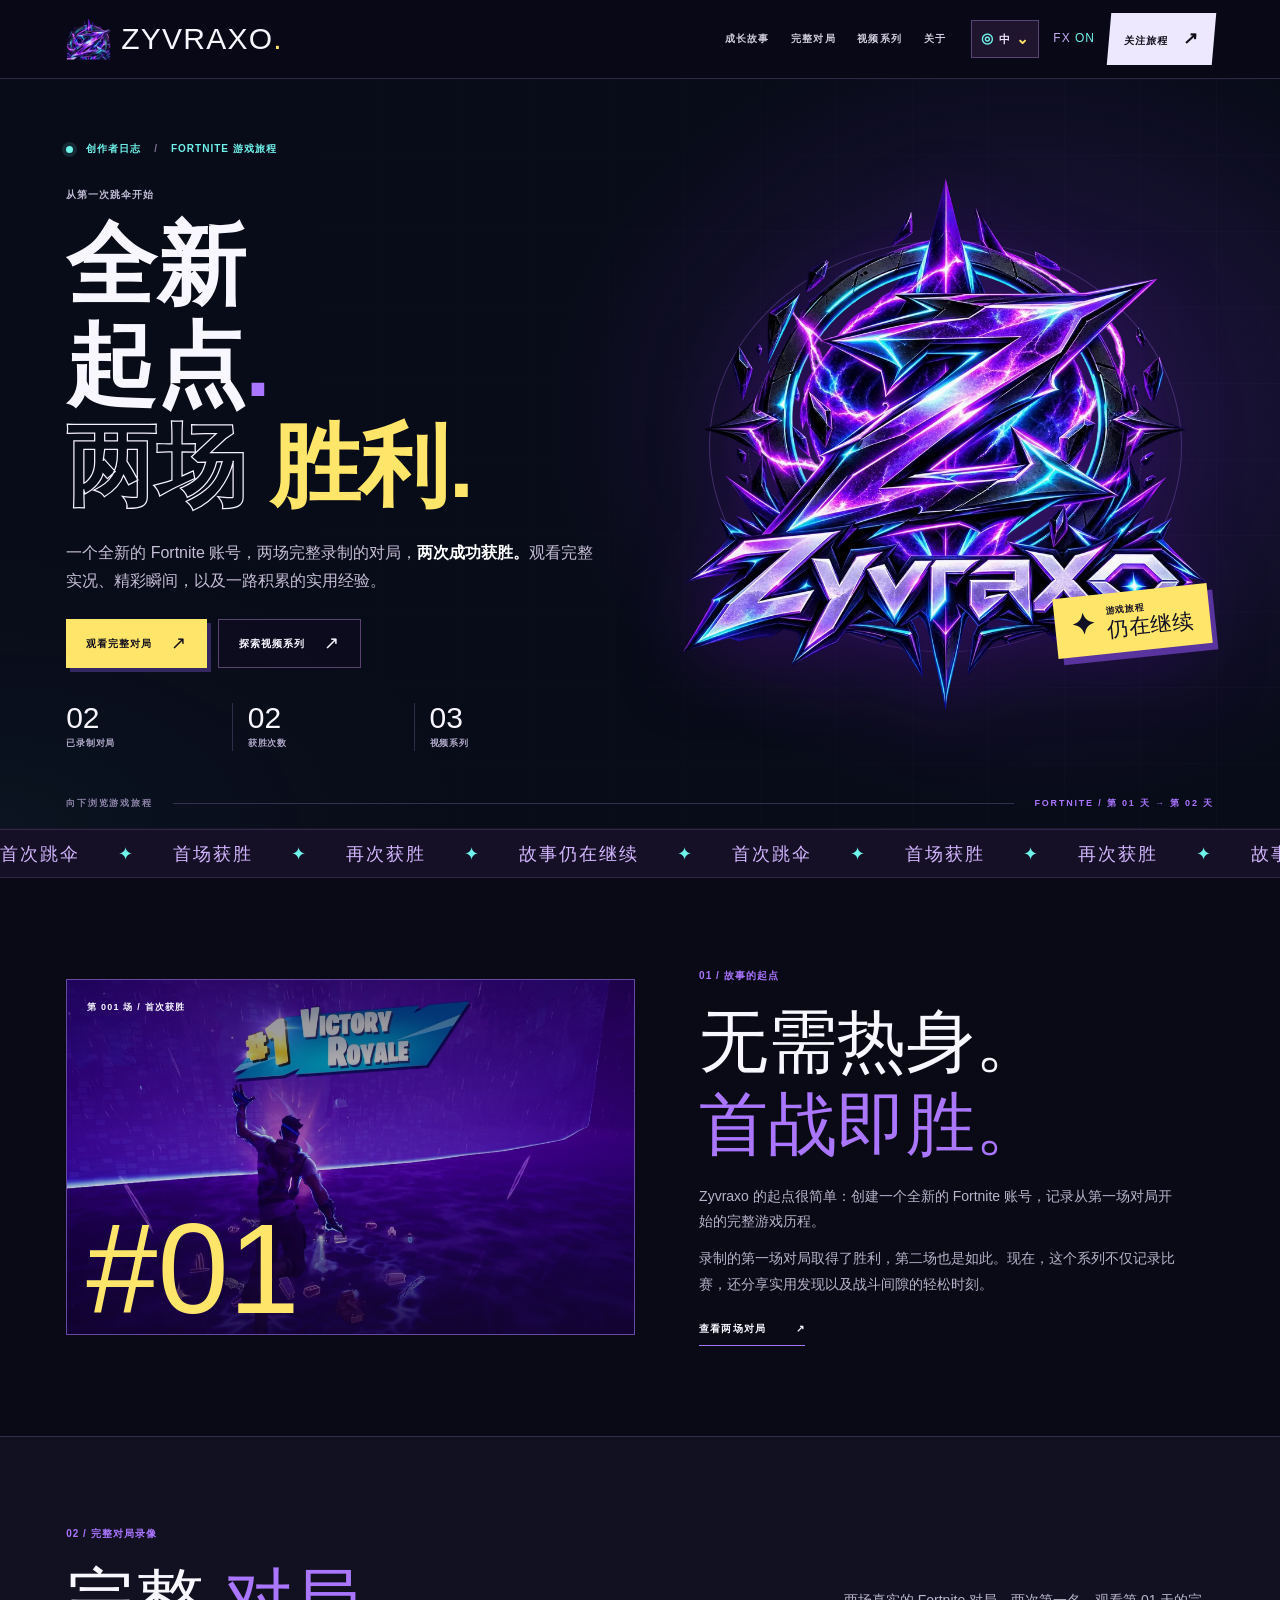
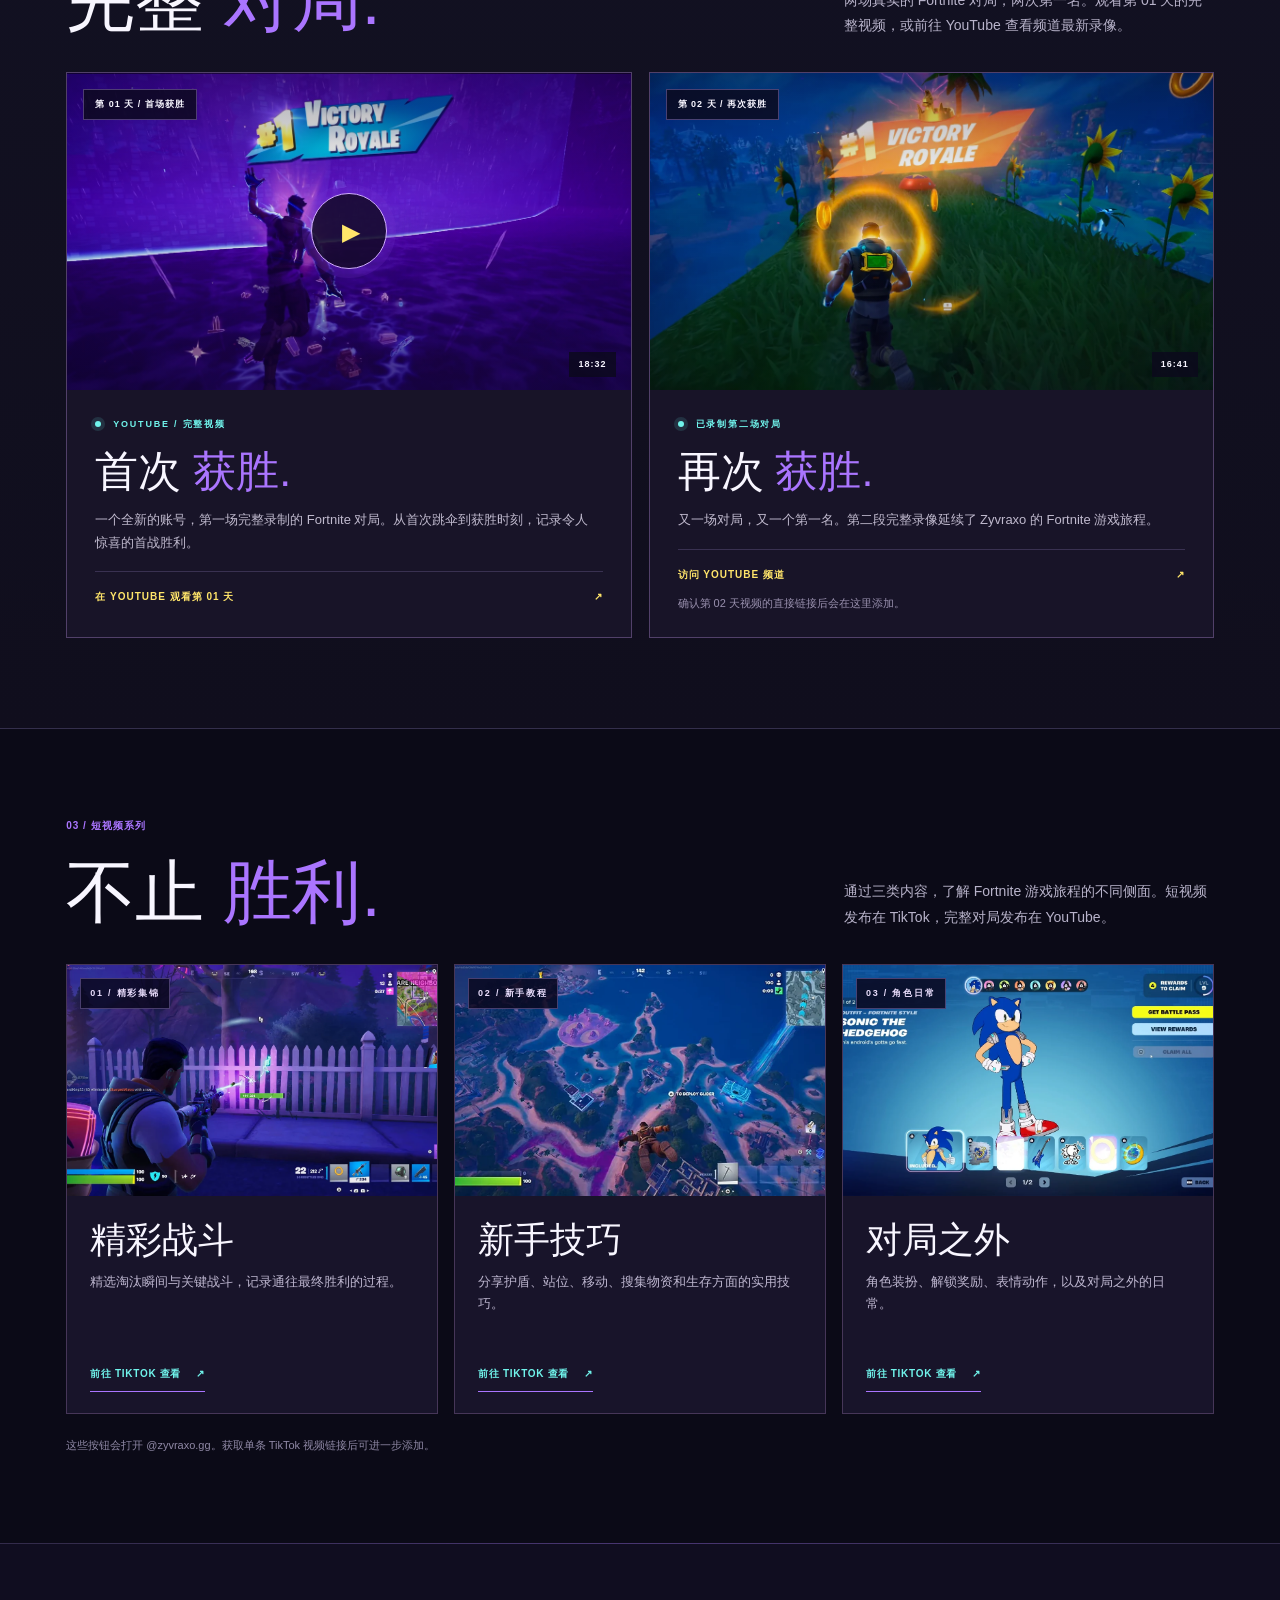
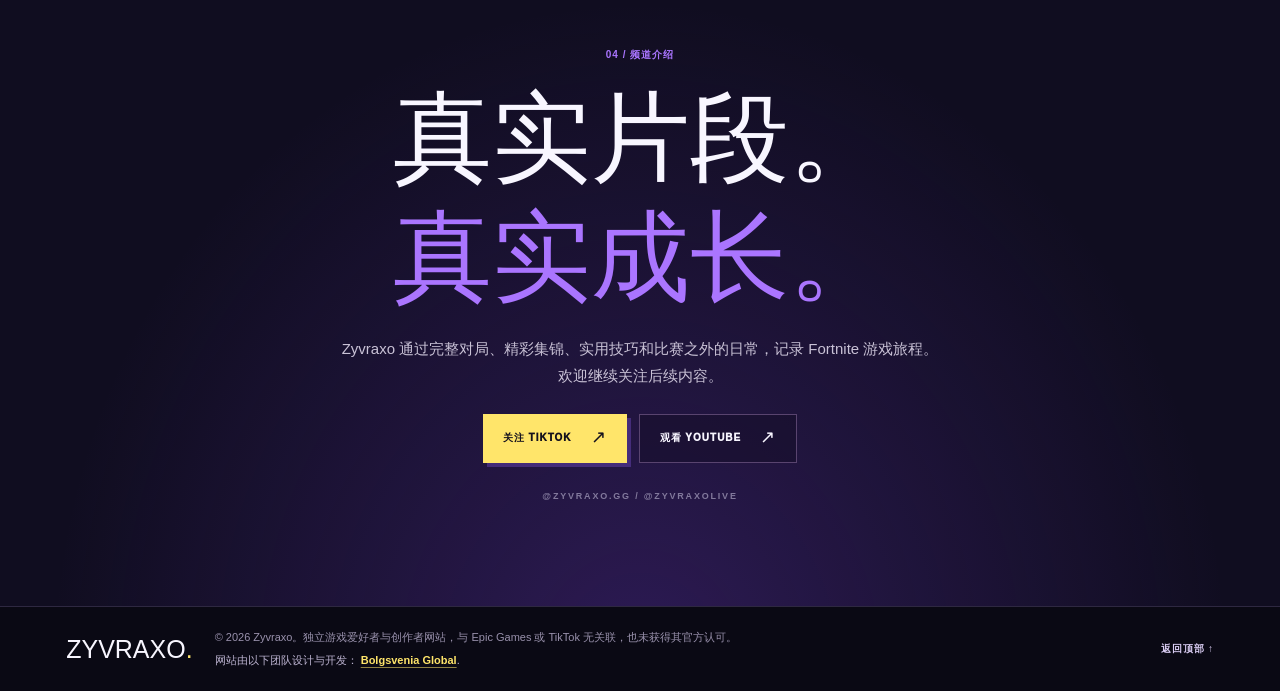
<file: zh/index.html>
<!DOCTYPE html>

<html dir="ltr" lang="zh-Hans">
<head>
<meta charset="utf-8"/>
<meta content="width=device-width, initial-scale=1" name="viewport"/>
<meta content="Bolgsvenia Global" name="author"/>
<meta content="zh_CN" property="og:locale"/><meta content="#0a0918" name="theme-color"/>
<link href="https://zyvraxo.com/zh/" rel="canonical"/>
<meta content="从首次跳伞开始记录 Zyvraxo 的 Fortnite 游戏之旅：两场完整对局、两次获胜、精彩片段、新手技巧和角色成长。" name="description"/>
<meta content="website" property="og:type"/>
<meta content="https://zyvraxo.com/zh/" property="og:url"/>
<meta content="ZYVRAXO | 首次跳伞，两场胜利" property="og:title"/>
<meta content="两场 Fortnite 对局，两次胜利。观看完整实况、精彩瞬间、实用技巧和角色成长记录。" property="og:description"/>
<meta content="https://zyvraxo.com/assets/day02-victory.webp" property="og:image"/>
<meta content="summary_large_image" name="twitter:card"/>
<title>ZYVRAXO | 首次跳伞，两场胜利</title>
<link href="../assets/favicon.png" rel="icon" type="image/png"/>
<link as="image" fetchpriority="high" href="../assets/zyvraxo-logo-optimised.webp" rel="preload" type="image/webp"/>
<link href="../styles.css" rel="stylesheet"/>
<script defer="" src="../script.js"></script>
<link href="https://zyvraxo.com/" hreflang="en-GB" rel="alternate"/><link href="https://zyvraxo.com/es/" hreflang="es-ES" rel="alternate"/><link href="https://zyvraxo.com/zh/" hreflang="zh-Hans" rel="alternate"/><link href="https://zyvraxo.com/ur/" hreflang="ur-PK" rel="alternate"/><link href="https://zyvraxo.com/" hreflang="x-default" rel="alternate"/></head>
<body class="lang-zh">
<a class="skip-link" href="#main">跳转到主要内容</a>
<div class="site-shell" id="top">
<header class="site-header">
<div class="header-inner content-width">
<a aria-label="Zyvraxo 首页" class="brand" href="#top">
<img alt="" class="brand-icon" decoding="async" height="52" src="../assets/zyvraxo-mark.webp" width="52"/>
<span class="brand-name">ZYVRAXO<span class="brand-dot">.</span></span>
</a>
<nav aria-label="主导航" class="primary-nav" id="primary-nav">
<a href="#story">成长故事</a>
<a href="#matches">完整对局</a>
<a href="#series">视频系列</a>
<a href="#about">关于</a>
</nav>
<div class="header-actions">
<details class="language-picker" id="language-picker"><summary aria-label="选择语言"><span aria-hidden="true" class="language-globe">◎</span><span class="language-current">中</span><span aria-hidden="true" class="language-chevron">⌄</span></summary><nav aria-label="选择语言" class="language-list"><a href="../" hreflang="en-GB" lang="en-GB">English</a><a href="../es/" hreflang="es-ES" lang="es-ES">Español</a><a aria-current="page" href="../zh/" hreflang="zh-Hans" lang="zh-Hans">简体中文</a><a href="../ur/" hreflang="ur-PK" lang="ur-PK">اردو</a></nav></details><button aria-label="关闭视觉效果" aria-pressed="true" class="fx-toggle" type="button">FX <span class="fx-status">ON</span></button>
<a class="header-follow" href="https://www.tiktok.com/@zyvraxo.gg" rel="noopener noreferrer" target="_blank">关注旅程 <span aria-hidden="true">↗</span></a>
</div>
<button aria-controls="primary-nav" aria-expanded="false" aria-label="打开导航" class="menu-toggle" type="button">
<span></span><span></span><span></span>
</button>
</div>
</header>
<main id="main">
<section aria-labelledby="hero-title" class="hero">
<div aria-hidden="true" class="hero-grid-overlay"></div>
<div class="hero-inner content-width">
<div class="hero-copy">
<div class="eyebrow"><span aria-hidden="true" class="status-dot"></span> 创作者日志 <span class="eyebrow-separator">/</span> FORTNITE 游戏旅程</div>
<p class="superhead">从第一次跳伞开始</p>
<h1 id="hero-title">全新<br/>起点<span class="punct">.</span><br/><span class="hero-outline">两场</span> <span class="hero-gold">胜利.</span></h1>
<p class="hero-intro">一个全新的 Fortnite 账号，两场完整录制的对局，<strong>两次成功获胜。</strong>观看完整实况、精彩瞬间，以及一路积累的实用经验。</p>
<div class="hero-buttons">
<a class="button button-primary" href="#matches">观看完整对局 <span aria-hidden="true">↗</span></a>
<a class="button button-secondary" href="#series">探索视频系列 <span aria-hidden="true">↗</span></a>
</div>
<div aria-label="Zyvraxo Fortnite journey statistics" class="hero-stats">
<div><strong>02</strong><span>已录制对局</span></div>
<div><strong>02</strong><span>获胜次数</span></div>
<div><strong>03</strong><span>视频系列</span></div>
</div>
</div>
<div class="hero-art">
<div aria-hidden="true" class="art-aura"></div>
<div aria-hidden="true" class="art-orbit"></div>
<img alt="Zyvraxo 原创紫蓝色霓虹游戏标志" class="hero-logo" decoding="async" fetchpriority="high" height="920" src="../assets/zyvraxo-logo-optimised.webp" width="920"/>
<div class="art-stamp"><span aria-hidden="true">✦</span><span>游戏旅程 <br/><strong>仍在继续</strong></span></div>
</div>
</div>
<div class="hero-bottom content-width"><span>向下浏览游戏旅程</span><span aria-hidden="true" class="hero-bottom-line"></span><span>FORTNITE / 第 01 天 → 第 02 天</span></div>
</section>
<div aria-label="首次跳伞、首场获胜、再次获胜" class="ticker">
<div aria-hidden="true" class="ticker-track">
<span>首次跳伞</span><i>✦</i><span>首场获胜</span><i>✦</i><span>再次获胜</span><i>✦</i><span>故事仍在继续</span><i>✦</i>
<span>首次跳伞</span><i>✦</i><span>首场获胜</span><i>✦</i><span>再次获胜</span><i>✦</i><span>故事仍在继续</span><i>✦</i>
</div>
</div>
<section aria-labelledby="story-title" class="story section-pad content-width" id="story">
<div class="story-photo">
<img alt="Zyvraxo 首场 Fortnite 对局获胜时的真实游戏截图" decoding="async" height="673" src="../assets/fortnite-victory-hd.png" width="1200"/>
<span class="story-photo-label">第 001 场 / 首次获胜</span>
<span aria-hidden="true" class="story-photo-number">#01</span>
</div>
<div class="story-copy">
<div class="section-label">01 / 故事的起点</div>
<h2 id="story-title">无需热身。<br/><em>首战即胜。</em></h2>
<p>Zyvraxo 的起点很简单：创建一个全新的 Fortnite 账号，记录从第一场对局开始的完整游戏历程。</p>
<p>录制的第一场对局取得了胜利，第二场也是如此。现在，这个系列不仅记录比赛，还分享实用发现以及战斗间隙的轻松时刻。</p>
<a class="text-link" href="#matches">查看两场对局 <span aria-hidden="true">↗</span></a>
</div>
</section>
<section aria-labelledby="matches-title" class="matches section-pad" id="matches">
<div class="content-width">
<div class="section-heading">
<div><div class="section-label">02 / 完整对局录像</div><h2 id="matches-title">完整 <em>对局.</em></h2></div>
<p>两场真实的 Fortnite 对局，两次第一名。观看第 01 天的完整视频，或前往 YouTube 查看频道最新录像。</p>
</div>
<div class="match-grid">
<article aria-labelledby="day01-title" class="match-card">
<div class="match-media" id="day01-player">
<img alt="Fortnite 第 01 天获胜画面的游戏截图" decoding="async" height="673" src="../assets/fortnite-victory-hd.png" width="1200"/>
<span aria-hidden="true" class="match-media-shade"></span>
<span class="match-media-tag">第 01 天 / 首场获胜</span>
<button aria-label="在本站播放 Zyvraxo 第 01 天的 Fortnite 完整对局" class="play-button" id="day01-play" type="button"><span aria-hidden="true">▶</span></button>
<span class="match-duration">18:32</span>
</div>
<div class="match-content">
<div class="match-kicker"><span aria-hidden="true" class="status-dot"></span>YOUTUBE / 完整视频 </div>
<h3 id="day01-title">首次 <span>获胜.</span></h3>
<p>一个全新的账号，第一场完整录制的 Fortnite 对局。从首次跳伞到获胜时刻，记录令人惊喜的首战胜利。</p>
<a class="match-link" href="https://youtu.be/WBRhlwIuE2M" rel="noopener noreferrer" target="_blank">在 YOUTUBE 观看第 01 天 <span aria-hidden="true">↗</span></a>
</div>
</article>
<article aria-labelledby="day02-title" class="match-card">
<div class="match-media">
<img alt="从 Zyvraxo 录像中截取的第 02 天 Fortnite 获胜真实画面" decoding="async" height="675" src="../assets/day02-victory.webp" width="1200"/>
<span aria-hidden="true" class="match-media-shade"></span>
<span class="match-media-tag">第 02 天 / 再次获胜</span>
<span class="match-duration">16:41</span>
</div>
<div class="match-content">
<div class="match-kicker"><span aria-hidden="true" class="status-dot"></span>已录制第二场对局 </div>
<h3 id="day02-title">再次 <span>获胜.</span></h3>
<p>又一场对局，又一个第一名。第二段完整录像延续了 Zyvraxo 的 Fortnite 游戏旅程。</p>
<a class="match-link" href="https://www.youtube.com/@ZyvraxoLive" id="day02-link" rel="noopener noreferrer" target="_blank">访问 YOUTUBE 频道 <span aria-hidden="true">↗</span></a>
<p class="link-note" id="day02-note">确认第 02 天视频的直接链接后会在这里添加。</p>
</div>
</article>
</div>
</div>
</section>
<section aria-labelledby="series-title" class="series section-pad" id="series">
<div class="content-width">
<div class="section-heading">
<div><div class="section-label">03 / 短视频系列</div><h2 id="series-title">不止 <em>胜利.</em></h2></div>
<p>通过三类内容，了解 Fortnite 游戏旅程的不同侧面。短视频发布在 TikTok，完整对局发布在 YouTube。</p>
</div>
<div class="series-grid">
<article class="series-card">
<div class="series-media"><img alt="Zyvraxo 录制的 Fortnite 精彩战斗画面" decoding="async" height="675" src="../assets/highlights.webp" width="1200"/><span class="series-index">01 / 精彩集锦</span></div>
<div class="series-content"><h3>精彩战斗</h3><p>精选淘汰瞬间与关键战斗，记录通往最终胜利的过程。</p><a class="series-link" href="https://www.tiktok.com/@zyvraxo.gg" rel="noopener noreferrer" target="_blank">前往 TIKTOK 查看 <span aria-hidden="true">↗</span></a></div>
</article>
<article class="series-card">
<div class="series-media"><img alt="Zyvraxo 首次跳伞飞向 Fortnite 岛屿的游戏截图" decoding="async" height="675" src="../assets/beginner-tips.webp" width="1200"/><span class="series-index">02 / 新手教程</span></div>
<div class="series-content"><h3>新手技巧</h3><p>分享护盾、站位、移动、搜集物资和生存方面的实用技巧。</p><a class="series-link" href="https://www.tiktok.com/@zyvraxo.gg" rel="noopener noreferrer" target="_blank">前往 TIKTOK 查看 <span aria-hidden="true">↗</span></a></div>
</article>
<article class="series-card">
<div class="series-media"><img alt="Zyvraxo 录制的 Fortnite 角色装扮与奖励界面" decoding="async" height="675" src="../assets/locker.webp" width="1200"/><span class="series-index">03 / 角色日常</span></div>
<div class="series-content"><h3>对局之外</h3><p>角色装扮、解锁奖励、表情动作，以及对局之外的日常。</p><a class="series-link" href="https://www.tiktok.com/@zyvraxo.gg" rel="noopener noreferrer" target="_blank">前往 TIKTOK 查看 <span aria-hidden="true">↗</span></a></div>
</article>
</div>
<p class="series-note">这些按钮会打开 @zyvraxo.gg。获取单条 TikTok 视频链接后可进一步添加。</p>
</div>
</section>
<section aria-labelledby="about-title" class="follow" id="about">
<div class="content-width follow-inner">
<div class="section-label">04 / 频道介绍</div>
<h2 id="about-title">真实片段。<br/><span>真实成长。</span></h2>
<p>Zyvraxo 通过完整对局、精彩集锦、实用技巧和比赛之外的日常，记录 Fortnite 游戏旅程。欢迎继续关注后续内容。</p>
<div class="follow-buttons">
<a class="button button-primary" href="https://www.tiktok.com/@zyvraxo.gg" rel="noopener noreferrer" target="_blank">关注 TIKTOK <span aria-hidden="true">↗</span></a>
<a class="button button-secondary" href="https://www.youtube.com/@ZyvraxoLive" rel="noopener noreferrer" target="_blank">观看 YOUTUBE <span aria-hidden="true">↗</span></a>
</div>
<span class="follow-aside">@ZYVRAXO.GG / @ZYVRAXOLIVE</span>
</div>
</section>
</main>
<footer class="site-footer">
<div class="content-width footer-inner">
<a class="footer-brand" href="#top">ZYVRAXO<span>.</span></a>
<div class="footer-copy">
<p>© <span id="copyright-year">2026</span> Zyvraxo。独立游戏爱好者与创作者网站，与 Epic Games 或 TikTok 无关联，也未获得其官方认可。</p>
<p class="footer-credit">网站由以下团队设计与开发： <a href="https://bolgsveniaglobal.co.uk/" rel="noopener noreferrer" target="_blank">Bolgsvenia Global</a>.</p>
</div>
<a class="footer-top" href="#top">返回顶部 ↑</a>
</div>
</footer>
</div>
</body>
</html>
</file>
<file: styles.css>
/* ZYVRAXO — cleaned original gaming design. One stylesheet, no injected CSS. */
:root{color-scheme:dark;--bg:#090a16;--bg-soft:#111122;--card:#17142a;--white:#f8f6ff;--muted:#b8b3ca;--violet:#aa75ff;--violet-deep:#7440bd;--cyan:#70f3eb;--yellow:#ffe56a;--line:rgba(190,163,242,.2);--display:Impact,"Arial Black","Segoe UI Black",sans-serif;--body:"Segoe UI",Arial,sans-serif}
*,*::before,*::after{box-sizing:border-box}
html{scroll-behavior:smooth;scroll-padding-top:90px}
body{margin:0;background:var(--bg);color:var(--white);font-family:var(--body);font-size:16px;line-height:1.65;-webkit-font-smoothing:antialiased}
::selection{background:#b478ff;color:#0d0a18}
a{color:inherit;text-decoration:none}img{display:block;max-width:100%}button{font:inherit;cursor:pointer}
a:focus-visible,button:focus-visible{outline:3px solid var(--cyan);outline-offset:4px}
h1,h2,h3,p{margin-top:0}h1,h2,h3{text-wrap:balance}button:disabled{cursor:not-allowed}
.content-width{max-width:1250px;padding-inline:clamp(20px,4vw,58px);margin-inline:auto}.site-shell{overflow:clip}.section-pad{padding-block:clamp(65px,7vw,94px)}
.skip-link{position:absolute;top:-100px;left:18px;z-index:1000;background:#fff;color:#101020;padding:12px 18px;font-weight:800}.skip-link:focus{position:fixed;top:12px}
/* Navigation */
.site-header{position:relative;z-index:40;background:rgba(9,9,23,.97);border-bottom:1px solid var(--line)}
.header-inner{display:flex;align-items:center;gap:25px;min-height:78px}.brand{display:flex;align-items:center;gap:10px;flex-shrink:0}.brand-icon{width:45px;height:45px;object-fit:contain}.brand-name{font:30px/1 var(--display);letter-spacing:1.25px}.brand-dot,.footer-brand span{color:var(--yellow)}
.primary-nav{display:flex;align-items:center;gap:clamp(13px,1.7vw,25px);margin-left:auto}.primary-nav a{font-size:10px;letter-spacing:1.1px;font-weight:900;color:#d0cbdc;white-space:nowrap;transition:color .2s}.primary-nav a:hover{color:var(--cyan)}
.header-actions{display:flex;align-items:center;gap:12px}.fx-toggle{border:0;background:transparent;color:#c8adf2;letter-spacing:1px;font-family:var(--display);font-size:12px;white-space:nowrap;padding:8px 2px}.fx-status{color:var(--cyan)}
.header-follow{background:#eee8ff;color:#0e0c19;font-size:10px;letter-spacing:1px;font-weight:900;padding:12px 15px;white-space:nowrap;transform:skew(-5deg);transition:background .2s}.header-follow:hover{background:var(--yellow)}.header-follow span{font-size:17px;margin-left:12px}.menu-toggle{display:none}
/* Hero — original left-copy/right-logo arrangement, scaled correctly */
.hero{position:relative;isolation:isolate;background:radial-gradient(ellipse 47% 66% at 80% 45%,rgba(102,49,192,.3),transparent 79%),radial-gradient(ellipse 45% 45% at 0 100%,rgba(29,76,86,.13),transparent 80%),#080b18;border-bottom:1px solid rgba(174,149,235,.08)}
.hero-grid-overlay{position:absolute;inset:0;pointer-events:none;opacity:.22;background-image:linear-gradient(rgba(164,137,230,.13) 1px,transparent 1px),linear-gradient(90deg,rgba(164,137,230,.13) 1px,transparent 1px);background-size:76px 76px;mask-image:linear-gradient(90deg,transparent,#000)}
.hero-inner{position:relative;display:grid;grid-template-columns:minmax(0,1fr) minmax(0,.96fr);align-items:center;gap:clamp(25px,4vw,66px);padding-top:62px;padding-bottom:45px;min-height:590px}
.hero-copy{z-index:2;min-width:0}.eyebrow,.superhead,.section-label,.hero-bottom,.match-kicker,.match-media-tag,.series-index,.follow-aside{font-weight:900;font-size:10px;letter-spacing:1.8px}.eyebrow{color:var(--cyan);display:flex;gap:13px;align-items:center;flex-wrap:wrap}.eyebrow-separator{color:#817494}.status-dot{width:7px;height:7px;border-radius:50%;background:var(--cyan);box-shadow:0 0 0 4px rgba(112,243,235,.13);flex:none}
.superhead{margin:29px 0 12px;color:#bdb9d1;font-size:10px;letter-spacing:2.1px}.hero h1{font-family:var(--display);font-size:clamp(61px,6.8vw,96px);letter-spacing:-.4px;line-height:.95;margin:0 0 23px;font-weight:900}.hero h1 .punct{color:var(--violet)}.hero-outline{color:transparent;-webkit-text-stroke:1.4px #f5f2ff}.hero-gold{color:var(--yellow)}
.hero-intro{color:#c6bed6;max-width:530px;font-size:16px;line-height:1.73;margin:0 0 25px}.hero-intro strong{color:#fff}
.hero-buttons{display:flex;gap:11px;flex-wrap:wrap}.button{display:inline-flex;align-items:center;justify-content:space-between;gap:19px;min-height:49px;padding:0 20px;font-size:10px;letter-spacing:1px;font-weight:950;white-space:nowrap;transition:background .2s,transform .2s,border-color .2s}.button:hover{transform:translateY(-2px)}.button span{font-size:18px;font-weight:500}.button-primary{color:#14111d;background:var(--yellow);box-shadow:4px 4px 0 rgba(124,83,214,.38)}.button-primary:hover{background:#fff3aa}.button-secondary{color:var(--white);background:rgba(18,13,36,.45);border:1px solid #59446f}.button-secondary:hover{border-color:var(--violet);background:#221832}
.hero-stats{display:grid;grid-template-columns:repeat(3,minmax(0,1fr));gap:15px;margin-top:35px;max-width:530px}.hero-stats div{display:flex;flex-direction:column;gap:3px;border-right:1px solid rgba(188,160,245,.22);min-width:0}.hero-stats div:last-child{border:0}.hero-stats strong{font:30px/1 var(--display)}.hero-stats span{color:#ada6c6;font-size:9px;letter-spacing:.8px;font-weight:850}
.hero-art{position:relative;isolation:isolate;min-width:0;display:grid;place-items:center;height:clamp(380px,42vw,540px)}.art-aura{position:absolute;inset:10%;border-radius:50%;z-index:-2;background:radial-gradient(circle,rgba(130,65,230,.45),rgba(54,25,125,.12) 60%,transparent 75%);filter:blur(8px);animation:aura 6s ease-in-out infinite alternate}.art-orbit{position:absolute;inset:6%;border:1px solid rgba(169,116,239,.33);border-radius:50%;z-index:-1;transform:scaleY(.87)}.art-orbit:after{content:"";position:absolute;inset:8%;border:1px dashed rgba(114,239,235,.2);border-radius:50%}
.hero-logo{position:absolute;inset:0;width:100%;height:100%;object-fit:contain;filter:drop-shadow(0 18px 34px rgba(47,13,94,.65));animation:float 7s ease-in-out infinite alternate}.art-stamp{position:absolute;right:4px;bottom:12%;z-index:4;display:flex;align-items:center;gap:11px;background:var(--yellow);color:#121025;transform:rotate(-6deg);box-shadow:5px 7px 0 #59339e;padding:11px 16px;font-size:9px;font-weight:900;letter-spacing:.7px;line-height:1.3}.art-stamp>span:first-child{font-size:29px}.art-stamp strong{font:21px/1.1 var(--display)}
.hero-bottom{position:relative;display:flex;gap:20px;align-items:center;padding-bottom:17px;color:#8c83a8;font-size:9px}.hero-bottom-line{height:1px;background:rgba(183,146,230,.25);flex:1}.hero-bottom>span:last-child{color:var(--violet)}
/* Ticker */
.ticker{overflow:hidden;min-height:47px;background:#151026;border-block:1px solid #342647}.ticker-track{display:flex;align-items:center;gap:38px;white-space:nowrap;width:max-content;min-height:47px;font:18px/1 var(--display);letter-spacing:1.5px;color:#d3b6ff;animation:ticker 35s linear infinite}.ticker i{font-style:normal;color:var(--cyan)}
/* Story */
.story{display:grid;grid-template-columns:1.05fr .95fr;align-items:center;gap:clamp(28px,5vw,65px)}.story-photo{position:relative;aspect-ratio:16/10;border:1px solid #674aa1;background:#1f153b;overflow:hidden}.story-photo img{width:100%;height:100%;object-fit:cover;filter:brightness(.85);transform:scale(1.02)}.story-photo:after{content:"";pointer-events:none;position:absolute;inset:0;background:linear-gradient(180deg,rgba(9,5,24,.4),transparent 55%,rgba(15,5,37,.65))}.story-photo-label{position:absolute;top:20px;left:20px;z-index:2;font-size:9px;letter-spacing:1.2px;font-weight:900}.story-photo-number{position:absolute;bottom:1px;left:19px;z-index:2;font:clamp(75px,10vw,138px)/1 var(--display);color:var(--yellow);text-shadow:0 4px 30px #1a073b}
.section-label{color:var(--violet);margin-bottom:16px}.story-copy h2,.section-heading h2,.loadout h2{font:clamp(44px,5.4vw,70px)/1.06 var(--display);margin:0 0 18px;letter-spacing:0}.story-copy h2 em,.section-heading h2 em{font-style:normal;color:var(--violet)}.story-copy p{color:var(--muted);font-size:14px;line-height:1.8;max-width:485px;margin-bottom:12px}.text-link{display:inline-flex;align-items:center;gap:30px;margin-top:12px;padding-bottom:8px;border-bottom:1px solid var(--violet);font-size:10px;letter-spacing:1.2px;font-weight:900;transition:color .2s,gap .2s}.text-link:hover{gap:36px;color:var(--cyan)}
/* Headings and two long-form match cards */
.matches{background:linear-gradient(180deg,#121122,#100e1d);border-block:1px solid var(--line)}.section-heading{display:flex;justify-content:space-between;align-items:end;gap:40px;margin-bottom:30px}.section-heading h2{margin:0}.section-heading>p{max-width:370px;font-size:14px;line-height:1.8;color:var(--muted);margin:0 0 4px}
.match-grid{display:grid;grid-template-columns:repeat(2,minmax(0,1fr));gap:17px}.match-card{background:#181428;border:1px solid #514069;min-width:0;transition:border-color .2s}.match-card:hover{border-color:var(--violet)}.match-media{position:relative;width:100%;aspect-ratio:16/9;background:#191530;overflow:hidden;isolation:isolate}.match-media>img{width:100%;height:100%;object-fit:cover}.match-media-shade{position:absolute;inset:0;pointer-events:none;background:linear-gradient(180deg,rgba(5,3,18,.35),transparent 40%,rgba(8,5,24,.4))}.match-media-tag,.match-duration{position:absolute;z-index:2;background:rgba(12,9,28,.83);font-weight:900;letter-spacing:1px;font-size:9px}.match-media-tag{top:16px;left:16px;padding:7px 11px;border:1px solid rgba(170,140,222,.4)}.match-duration{right:15px;bottom:13px;padding:5px 9px}
.play-button{position:absolute;z-index:3;left:50%;top:50%;transform:translate(-50%,-50%);border-radius:50%;width:76px;height:76px;border:1px solid #d1aeff;background:rgba(20,10,42,.87);color:var(--yellow);display:grid;place-items:center;box-shadow:0 0 0 9px rgba(115,54,206,.19),0 0 34px rgba(91,42,192,.45);transition:background .2s,scale .2s}.play-button:hover{background:#46217f;scale:1.06}.play-button span{margin-left:4px;font-size:24px}.match-media.is-playing iframe{position:absolute;inset:0;display:block;width:100%;height:100%;border:0;z-index:4;background:#000}
.match-content{padding:27px 28px 24px}.match-kicker{color:var(--cyan);display:flex;align-items:center;gap:12px;font-size:9px;margin-bottom:14px}.match-kicker .status-dot{width:6px;height:6px}.match-content h3{font:clamp(32px,3.5vw,43px)/1.1 var(--display);margin:0 0 12px}.match-content h3 span{color:var(--violet)}.match-content p{max-width:500px;color:#c0bace;font-size:13px;line-height:1.73;margin:0 0 17px}.match-link{font-size:10px;letter-spacing:1px;font-weight:900;display:inline-flex;justify-content:space-between;gap:19px;align-items:center;border-top:1px solid var(--line);padding-top:17px;width:100%;color:var(--yellow)}.match-link:hover{color:var(--cyan)}.link-note{font-size:11px!important;color:#9990ae!important;margin:8px 0 0!important}
/* Three short-form series categories; no duplicated chapter widget */
.series{background:#0b0a17}.series-grid{display:grid;grid-template-columns:repeat(3,minmax(0,1fr));gap:16px}.series-card{background:#18142a;border:1px solid #463658;min-width:0;transition:transform .2s,border-color .2s}.series-card:hover{transform:translateY(-4px);border-color:var(--violet)}.series-media{position:relative;aspect-ratio:16/10;overflow:hidden;background:#231739}.series-media img{width:100%;height:100%;object-fit:cover;transition:transform .3s}.series-card:hover .series-media img{transform:scale(1.035)}.series-index{position:absolute;top:13px;left:13px;background:rgba(10,7,31,.86);border:1px solid rgba(183,155,239,.35);padding:7px 9px;color:#e8dcfb;font-size:9px}.series-content{padding:22px 23px 21px}.series-content h3{font:clamp(27px,3vw,36px)/1.1 var(--display);margin:0 0 10px}.series-content p{color:#bdb6cf;font-size:13px;line-height:1.7;min-height:68px;margin-bottom:20px}.series-link{display:inline-flex;align-items:center;gap:15px;border-bottom:1px solid var(--violet);padding-bottom:8px;font-weight:900;font-size:10px;letter-spacing:.7px;color:var(--cyan)}.series-link:hover{color:var(--yellow)}.series-note{font-size:11px;color:#8f88a5;margin:22px 0 0}
/* Compact equipment row */
.loadout{border-top:1px solid var(--line)}.compact-heading{align-items:end}.gear-grid{display:grid;grid-template-columns:repeat(4,minmax(0,1fr));gap:12px}.gear-item{display:flex;align-items:center;gap:13px;min-width:0;padding:20px 16px;background:linear-gradient(145deg,#241a3b,#171426);border:1px solid #4d3a67}.gear-item:first-child{background:linear-gradient(145deg,#8251d1,#4b2a9a)}.gear-symbol{font:29px/1 var(--display);color:var(--yellow)}.gear-item small{display:block;color:#c4b2db;font-size:9px;font-weight:900;letter-spacing:1px;margin-bottom:3px}.gear-item strong{font:22px/1.1 var(--display);display:block;overflow-wrap:anywhere}
/* Follow */
.follow{text-align:center;background:radial-gradient(ellipse at 50% 110%,rgba(104,54,191,.33),transparent 65%),#100d20;border-top:1px solid var(--line);padding-block:clamp(70px,8vw,105px)}.follow-inner{display:flex;align-items:center;flex-direction:column}.follow-inner h2{font:clamp(56px,8vw,99px)/.99 var(--display);margin:0 0 18px}.follow-inner h2 span{color:var(--violet)}.follow-inner p{color:#c9c2d6;max-width:600px;font-size:15px;line-height:1.8;margin:0 0 25px}.follow-buttons{display:flex;justify-content:center;gap:12px;flex-wrap:wrap}.follow-aside{font-size:9px;color:#82799c;margin-top:26px}
.site-footer{background:#0a0914;border-top:1px solid var(--line);padding:22px 0}.footer-inner{display:flex;align-items:center;gap:22px}.footer-brand{font:25px/1 var(--display);white-space:nowrap}.footer-copy{flex:1;min-width:0}.footer-copy p{margin:0;font-size:11px;line-height:1.6;color:#9991ac}.footer-copy .footer-credit{margin-top:5px;color:#bcb3d0}.footer-credit a{color:var(--yellow);font-weight:800;text-decoration:underline;text-decoration-color:rgba(255,229,106,.55);text-underline-offset:3px}.footer-credit a:hover{color:var(--cyan);text-decoration-color:var(--cyan)}.footer-top{font-size:10px;font-weight:900;letter-spacing:.8px;color:#d8cbf1;white-space:nowrap}.footer-top:hover{color:var(--cyan)}
/* Controls at the original breakpoint; prevent horizontal overflow */
@media(max-width:1150px){.header-inner{gap:14px}.primary-nav{gap:12px}.primary-nav a{font-size:9px;letter-spacing:.6px}.header-follow{font-size:9px;padding:11px}.hero h1{font-size:clamp(60px,7vw,83px)}.hero-inner{gap:15px}}
@media(max-width:930px){.site-header .content-width{padding-inline:20px}.menu-toggle{order:3;display:flex;flex-direction:column;gap:5px;align-items:center;justify-content:center;width:40px;height:42px;border:1px solid #645184;background:rgba(45,33,65,.7);margin-left:0;flex:none}.menu-toggle span{width:19px;height:2px;background:#eee8ff;transition:transform .2s,opacity .2s}.menu-toggle[aria-expanded="true"] span:nth-child(1){transform:translateY(7px) rotate(45deg)}.menu-toggle[aria-expanded="true"] span:nth-child(2){opacity:0}.menu-toggle[aria-expanded="true"] span:nth-child(3){transform:translateY(-7px) rotate(-45deg)}.primary-nav{display:none;position:absolute;top:100%;left:0;right:0;margin:0;padding:12px 25px 20px;background:rgba(15,12,32,.99);border-bottom:1px solid #64458c;box-shadow:0 15px 25px rgba(0,0,0,.4);flex-direction:column;align-items:stretch;gap:0}.primary-nav.is-open{display:flex}.primary-nav a{padding:14px 9px;font-size:12px;letter-spacing:1.2px;border-bottom:1px solid #302544}.header-actions{margin-left:auto}.hero-inner{min-height:0;padding-top:48px;grid-template-columns:1fr .9fr}.hero-art{height:400px}.hero h1{font-size:clamp(56px,7.4vw,77px)}.hero-intro{font-size:14px}.button{font-size:9px;padding-inline:14px}.gear-grid{grid-template-columns:repeat(2,minmax(0,1fr))}.series-content h3{font-size:30px}}
@media(max-width:700px){html{scroll-padding-top:74px}.header-inner{min-height:70px}.brand-icon{width:38px;height:38px}.brand-name{font-size:26px}.fx-toggle{display:none}.header-follow{padding:10px 12px}.header-follow span{margin-left:5px}.hero-inner{grid-template-columns:1fr;padding-top:54px;padding-bottom:25px;gap:8px}.hero h1{font-size:clamp(68px,12vw,102px)}.hero-intro{font-size:15px;max-width:550px}.hero-art{height:clamp(280px,65vw,450px);max-width:480px;margin:auto;width:100%}.hero-logo{width:100%}.art-stamp{right:6px;bottom:9%}.hero-bottom{font-size:8px}.story{grid-template-columns:1fr}.story-photo{max-height:400px}.story-copy{padding-top:7px}.section-heading{display:block}.section-heading>p{max-width:650px;margin-top:15px}.match-grid{grid-template-columns:1fr}.match-content h3{font-size:41px}.series-grid{grid-template-columns:1fr 1fr}.series-card:last-child{grid-column:span 2;display:grid;grid-template-columns:1fr 1fr}.series-card:last-child .series-media{height:100%;aspect-ratio:auto}.series-card:last-child .series-content{display:flex;flex-direction:column;justify-content:center}.series-content p{min-height:0}}
@media(max-width:490px){.content-width{padding-inline:20px}.header-inner{gap:7px;padding-inline:12px!important}.brand{gap:5px}.brand-icon{width:34px;height:34px}.brand-name{font-size:22px}.header-follow{padding:9px 8px;font-size:8px;letter-spacing:0}.header-follow span{font-size:14px}.menu-toggle{width:36px;height:37px}.eyebrow{font-size:9px;letter-spacing:1.25px}.superhead{font-size:9px;letter-spacing:1.4px;margin-top:26px}.hero-inner{padding-top:45px}.hero h1{font-size:clamp(58px,14.4vw,75px);margin-bottom:19px}.hero-intro{font-size:14px}.hero-buttons{gap:9px}.button{width:100%;justify-content:space-between;font-size:10px;padding-inline:17px}.hero-stats{gap:8px;margin-top:31px}.hero-stats strong{font-size:26px}.hero-stats span{font-size:7.7px;letter-spacing:.2px}.hero-art{height:330px}.art-stamp{font-size:8px;padding:8px 12px}.art-stamp strong{font-size:17px}.hero-bottom>span:last-child{display:none}.ticker-track{font-size:15px;gap:26px;min-height:42px}.ticker{min-height:42px}.section-pad{padding-block:60px}.story-copy h2,.section-heading h2{font-size:clamp(45px,12vw,62px)}.story-photo-label{font-size:8px}.story-photo-number{font-size:80px}.match-content{padding:21px}.match-content h3{font-size:36px}.play-button{width:61px;height:61px}.play-button span{font-size:20px}.match-media-tag{top:10px;left:10px;font-size:8px}.series-grid{grid-template-columns:1fr}.series-card:last-child{grid-column:auto;display:block}.series-card:last-child .series-media{height:auto;aspect-ratio:16/10}.series-content h3{font-size:37px}.gear-grid{gap:9px}.gear-item{padding:16px 11px;gap:9px}.gear-symbol{font-size:25px}.gear-item strong{font-size:20px}.gear-item small{font-size:8px}.follow-inner h2{font-size:clamp(49px,12vw,68px)}.follow-inner p{font-size:14px}.footer-inner{flex-wrap:wrap;gap:12px}.footer-copy{order:3;flex:0 0 100%}.footer-top{margin-left:auto}}
@media(max-width:340px){.header-follow{display:none}.hero h1{font-size:55px}.hero-stats strong{font-size:23px}.gear-grid{grid-template-columns:1fr}}
@keyframes float{from{transform:translateY(4px) rotate(-.8deg)}to{transform:translateY(-10px) rotate(.8deg)}}@keyframes aura{from{transform:scale(.94);opacity:.76}to{transform:scale(1.06);opacity:1}}@keyframes ticker{to{transform:translateX(-50%)}}
.effects-off .ticker-track,.effects-off .hero-logo,.effects-off .art-aura{animation:none}.effects-off .art-aura{opacity:.6}
@media(prefers-reduced-motion:reduce){*,*::before,*::after{animation-duration:.01ms!important;animation-iteration-count:1!important;transition-duration:.01ms!important;scroll-behavior:auto!important}}


/* Four-language selector and typography: EN / ES / zh-Hans / UR (RTL) */
.language-picker{position:relative;z-index:55;flex:0 0 auto;color:#eee4ff;font-family:var(--body)}
.language-picker summary{list-style:none;display:flex;align-items:center;justify-content:center;gap:6px;border:1px solid rgba(192,159,247,.35);background:#20152e;min-width:66px;min-height:36px;padding:6px 9px;font-size:11px;letter-spacing:0.2px;font-weight:800;cursor:pointer;white-space:nowrap}
.language-picker summary::-webkit-details-marker{display:none}.language-picker summary::marker{content:''}
.language-picker summary:hover,.language-picker[open] summary{border-color:var(--violet);background:#332047}
.language-picker .language-globe{color:var(--cyan);font-size:14px}.language-chevron{color:var(--yellow);font-size:15px}
.language-list{position:absolute;top:calc(100% + 8px);inset-inline-end:0;background:#19132e;min-width:172px;border:1px solid #8064b1;box-shadow:0 18px 32px rgba(0,0,0,.46);padding:6px;z-index:90;display:flex;flex-direction:column;gap:3px}
.language-list a{font-size:13px;line-height:1.55;padding:9px 12px;display:block;white-space:nowrap;color:#eae1fc;font-weight:650;letter-spacing:0;text-align:start}
.language-list a:hover,.language-list a:focus-visible{background:#34234d;color:var(--yellow)}
.language-list a[aria-current='page']{background:#3b2759;color:var(--yellow);border-inline-start:3px solid var(--cyan)}
/* Chinese requires CJK fonts and readable natural script spacing */
.lang-zh{--display:'Noto Sans CJK SC','Microsoft YaHei','PingFang SC',sans-serif;--body:'Noto Sans CJK SC','Microsoft YaHei','PingFang SC',sans-serif}
.lang-zh .hero h1{font-size:clamp(64px,7vw,96px);line-height:1.12}.lang-zh h2,.lang-zh h3{line-height:1.2}.lang-zh .brand-name{font-family:Impact,'Arial Black',sans-serif}
.lang-zh .hero-outline{-webkit-text-stroke:1.25px #f5f2ff}.lang-zh .ticker-track{letter-spacing:2px}.lang-zh .section-label,.lang-zh .eyebrow,.lang-zh .superhead{letter-spacing:1px}
/* Urdu runs right to left, but images and branded wordmarks keep their orientation. */
.lang-ur{--body:'Noto Naskh Arabic','Urdu Typesetting','Noto Sans Arabic',Tahoma,sans-serif;--display:'Noto Naskh Arabic','Urdu Typesetting','Noto Sans Arabic',Tahoma,sans-serif;font-size:17px;line-height:1.9}
.lang-ur .brand-name,.lang-ur .footer-brand,.lang-ur .fx-toggle,.lang-ur .hero-stats strong,.lang-ur .story-photo-number,.lang-ur .gear-symbol{font-family:Impact,'Arial Black',sans-serif}
.lang-ur h1,.lang-ur h2,.lang-ur h3{font-weight:900;letter-spacing:0;text-wrap:balance;line-height:1.28}
.lang-ur .hero h1{font-size:clamp(54px,6.3vw,85px);line-height:1.2}.lang-ur .hero-outline{-webkit-text-stroke:1px #f5f2ff}
.lang-ur .story-copy h2,.lang-ur .section-heading h2{font-size:clamp(42px,4.8vw,66px)}
.lang-ur .follow-inner h2{font-size:clamp(52px,6.8vw,80px)}
.lang-ur .match-content h3{font-size:clamp(30px,3.2vw,45px)}
.lang-ur .series-content h3{font-size:clamp(28px,2.7vw,38px)}
.lang-ur .story-copy p,.lang-ur .match-content p,.lang-ur .series-content p,.lang-ur .follow-inner p,.lang-ur .section-heading>p{font-size:16px;line-height:1.9}
.lang-ur .nav a,.lang-ur .primary-nav a,.lang-ur .button,.lang-ur .match-link,.lang-ur .series-link,.lang-ur .header-follow,.lang-ur .section-label,.lang-ur .eyebrow,.lang-ur .superhead,.lang-ur .match-kicker,.lang-ur .ticker,.lang-ur .hero-stats span{letter-spacing:0;font-family:var(--body)}
.lang-ur .primary-nav a{font-size:14px}.lang-ur .header-follow{font-size:12px}.lang-ur .button{font-size:14px;white-space:normal;line-height:1.5;min-height:50px}
.lang-ur .section-label,.lang-ur .eyebrow,.lang-ur .match-kicker{font-size:13px}.lang-ur .hero-stats span{font-size:12px}.lang-ur .match-media-tag,.lang-ur .series-index{font-size:12px;letter-spacing:0}
.lang-ur .hero-intro{line-height:1.8;font-size:17px}.lang-ur .story-photo-number{left:auto;right:20px}.lang-ur .story-photo-label{left:auto;right:20px}
.lang-ur .art-stamp{right:auto;left:8px}.lang-ur .match-media-tag{left:auto;right:16px}.lang-ur .match-duration{right:auto;left:15px}
.lang-ur .hero-stats div{border-right:0;border-left:1px solid rgba(188,160,245,.22)}.lang-ur .hero-stats div:last-child{border:0}
.lang-ur .hero-buttons .button span,.lang-ur .follow-buttons .button span,.lang-ur .series-link span,.lang-ur .match-link span{direction:ltr;display:inline-block}
.lang-ur .ticker-track{font-size:21px;letter-spacing:0}.lang-ur .footer-copy p{font-size:13px;line-height:1.85}
.lang-ur .brand,.lang-ur .header-actions,.lang-ur .language-picker{direction:ltr}.lang-ur .language-list{direction:rtl}.lang-ur .hero-logo{transform:initial}
/* Menu remains usable on small phones in all languages */
@media(max-width:1150px){.header-inner{gap:12px}.language-picker summary{min-width:61px}}
@media(max-width:930px){.primary-nav{direction:inherit}.language-list{min-width:165px}}
@media(max-width:600px){.header-follow{display:none}.language-picker summary{min-width:57px;padding-inline:7px}.header-actions{gap:6px}.header-inner{gap:8px}}
@media(max-width:490px){.lang-zh .hero h1{font-size:clamp(53px,13vw,76px)}.lang-ur .hero h1{font-size:clamp(45px,11vw,62px)}.lang-ur .story-copy h2,.lang-ur .section-heading h2{font-size:clamp(37px,9.5vw,52px)}.lang-ur .hero-intro{font-size:16px}.lang-ur .match-content h3{font-size:32px}.lang-ur .series-content h3{font-size:33px}.lang-ur .follow-inner h2{font-size:clamp(39px,10vw,56px)}}
</file>
